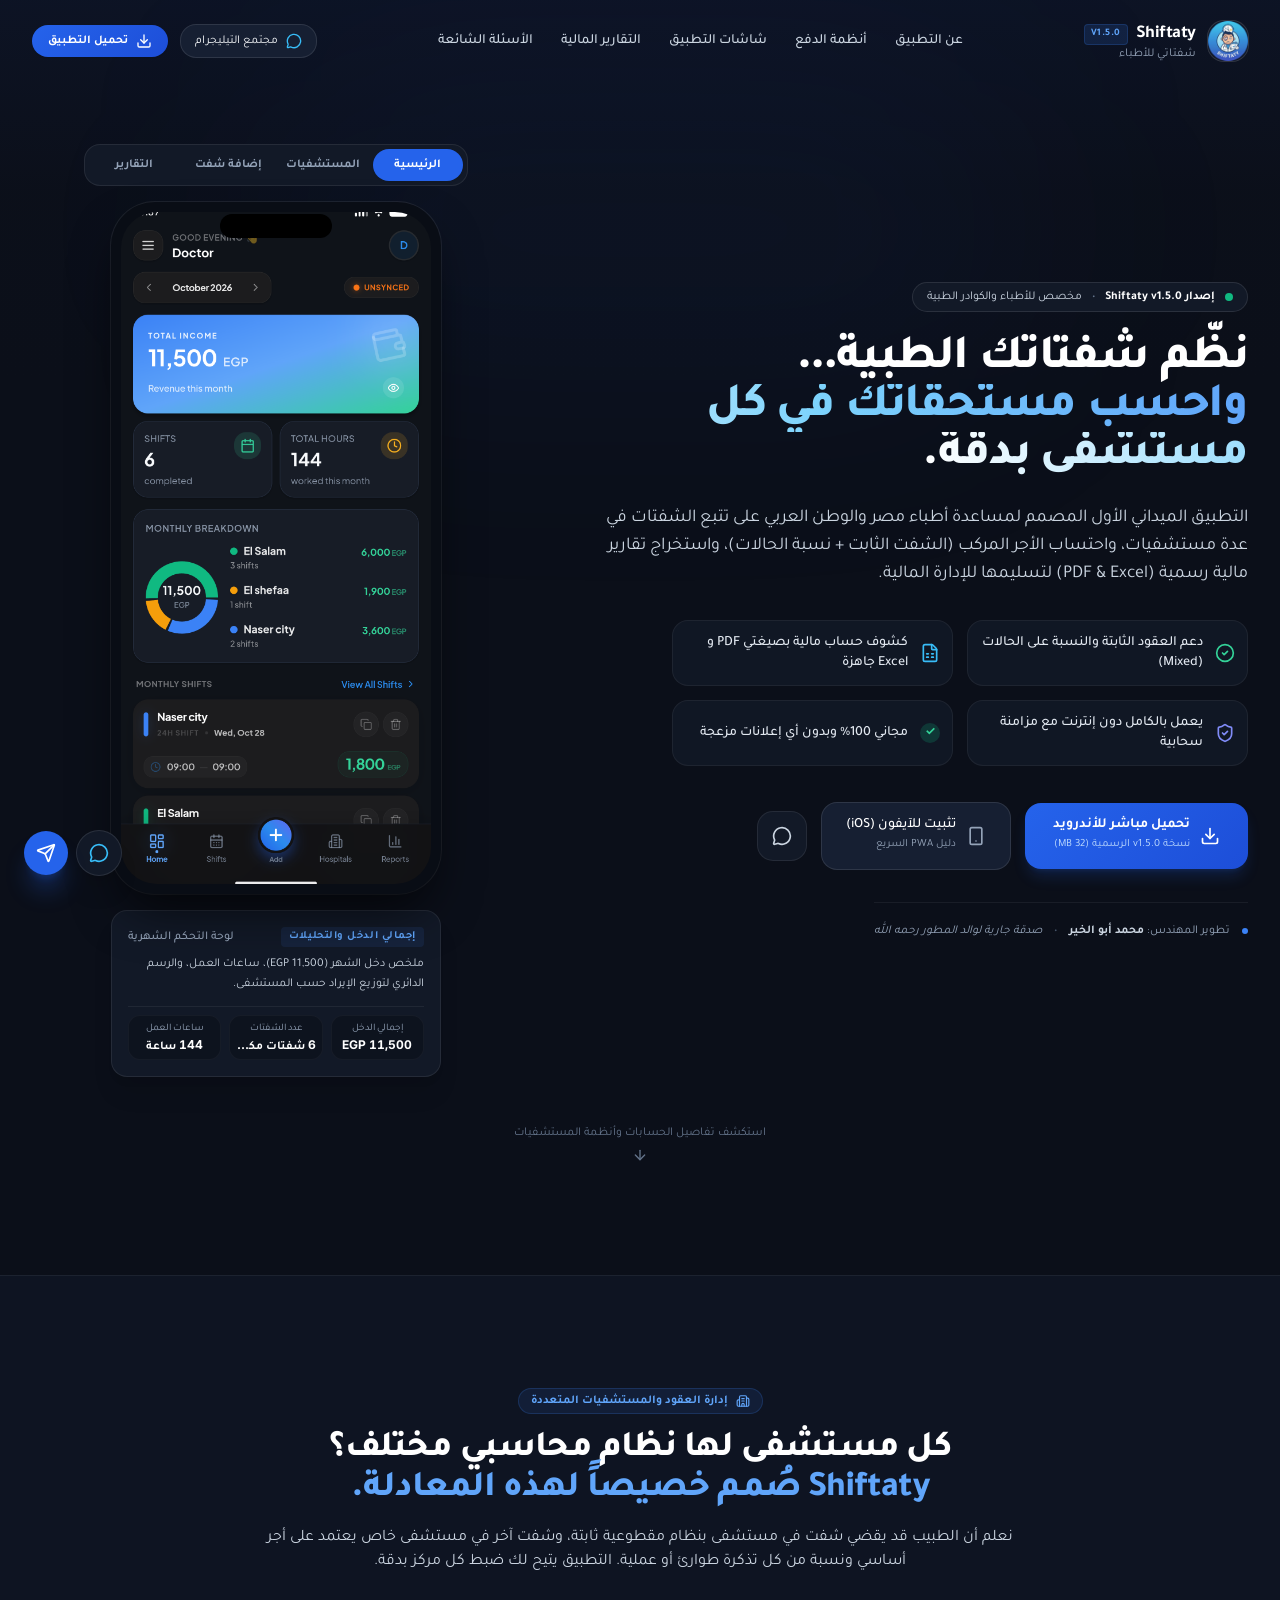
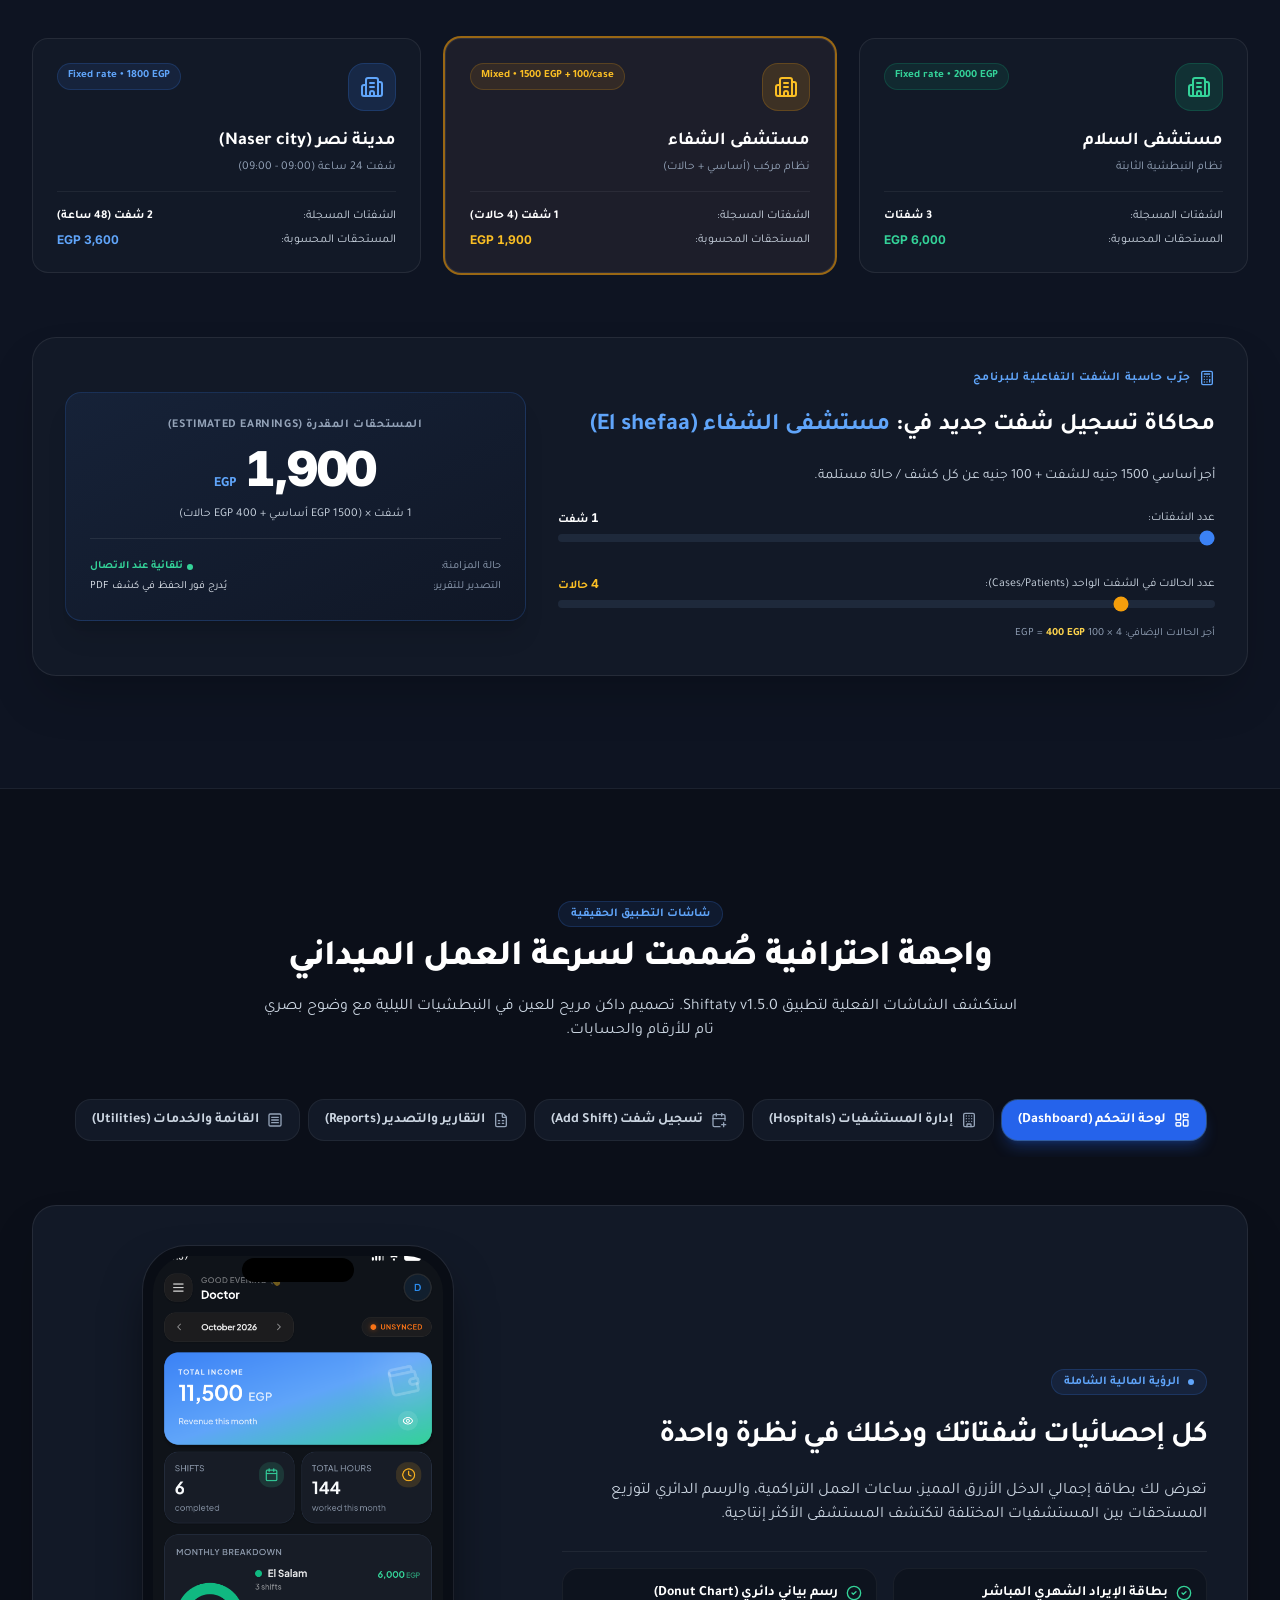
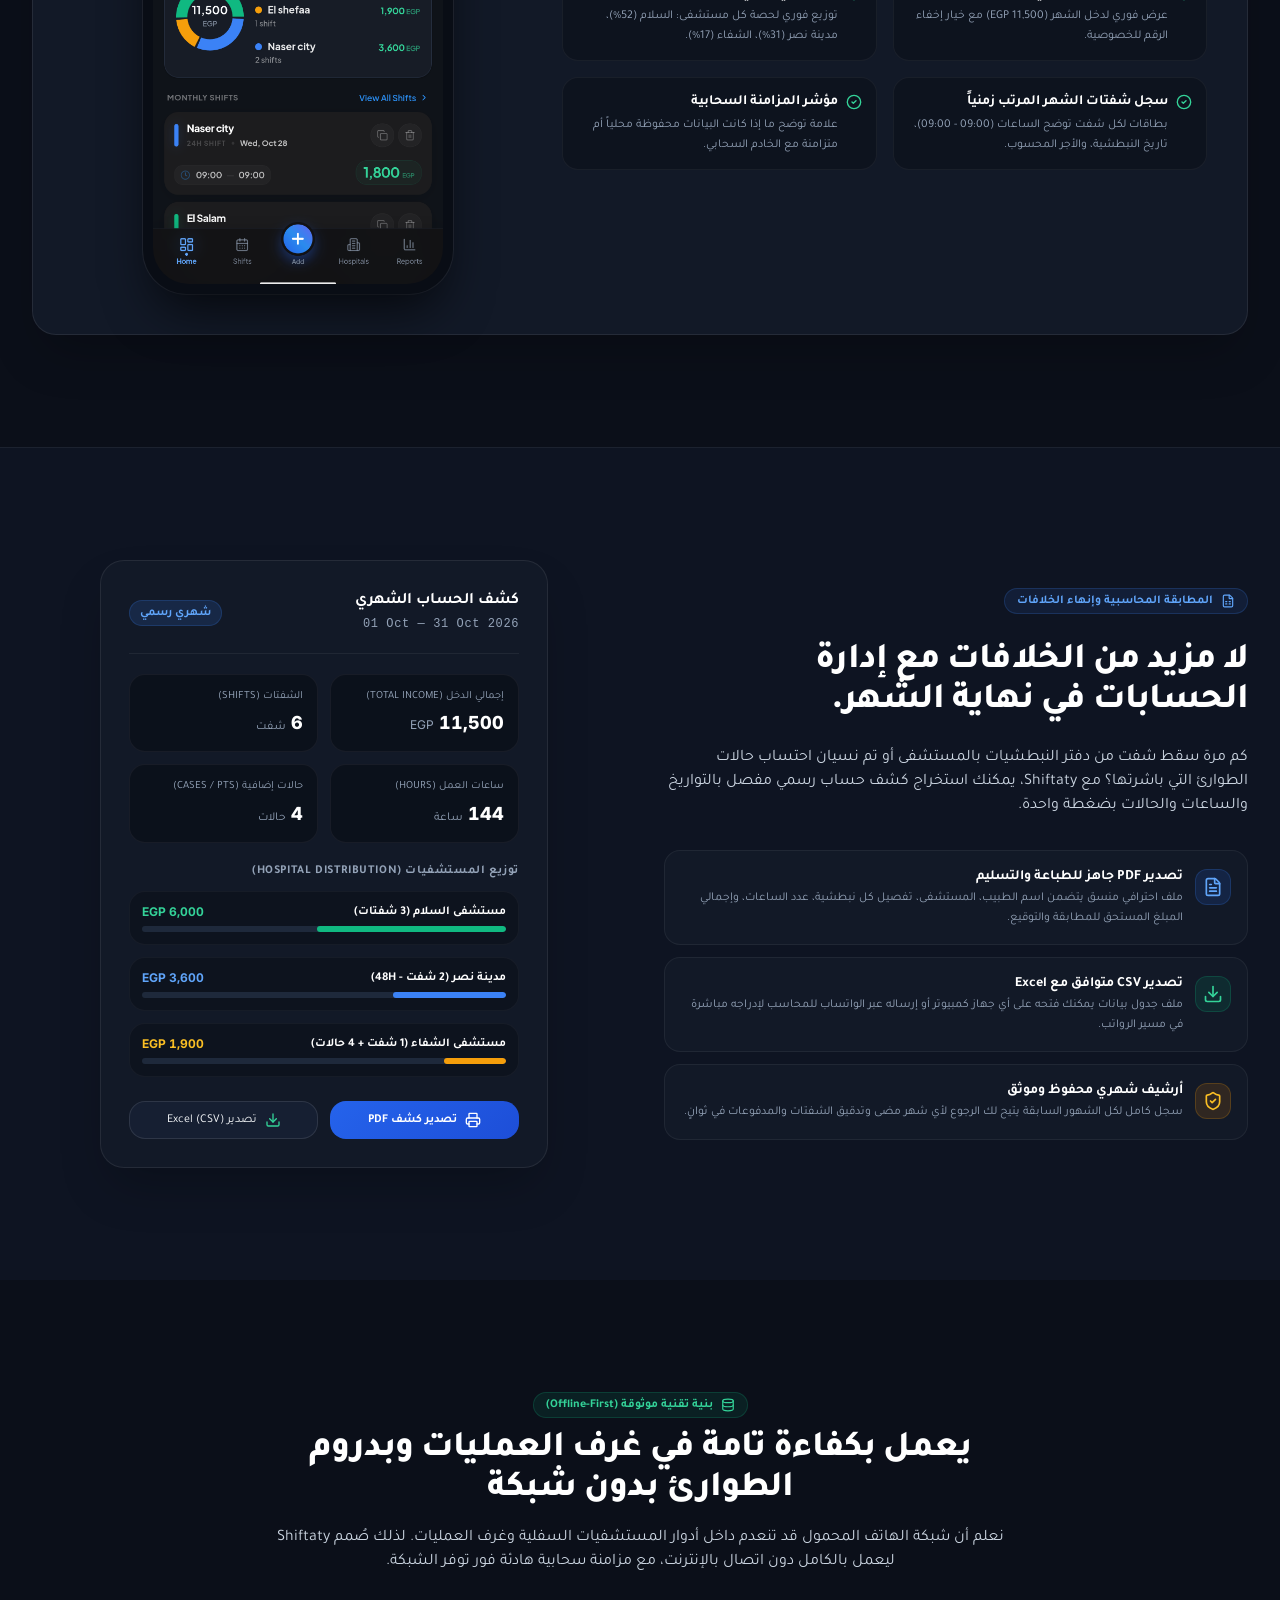
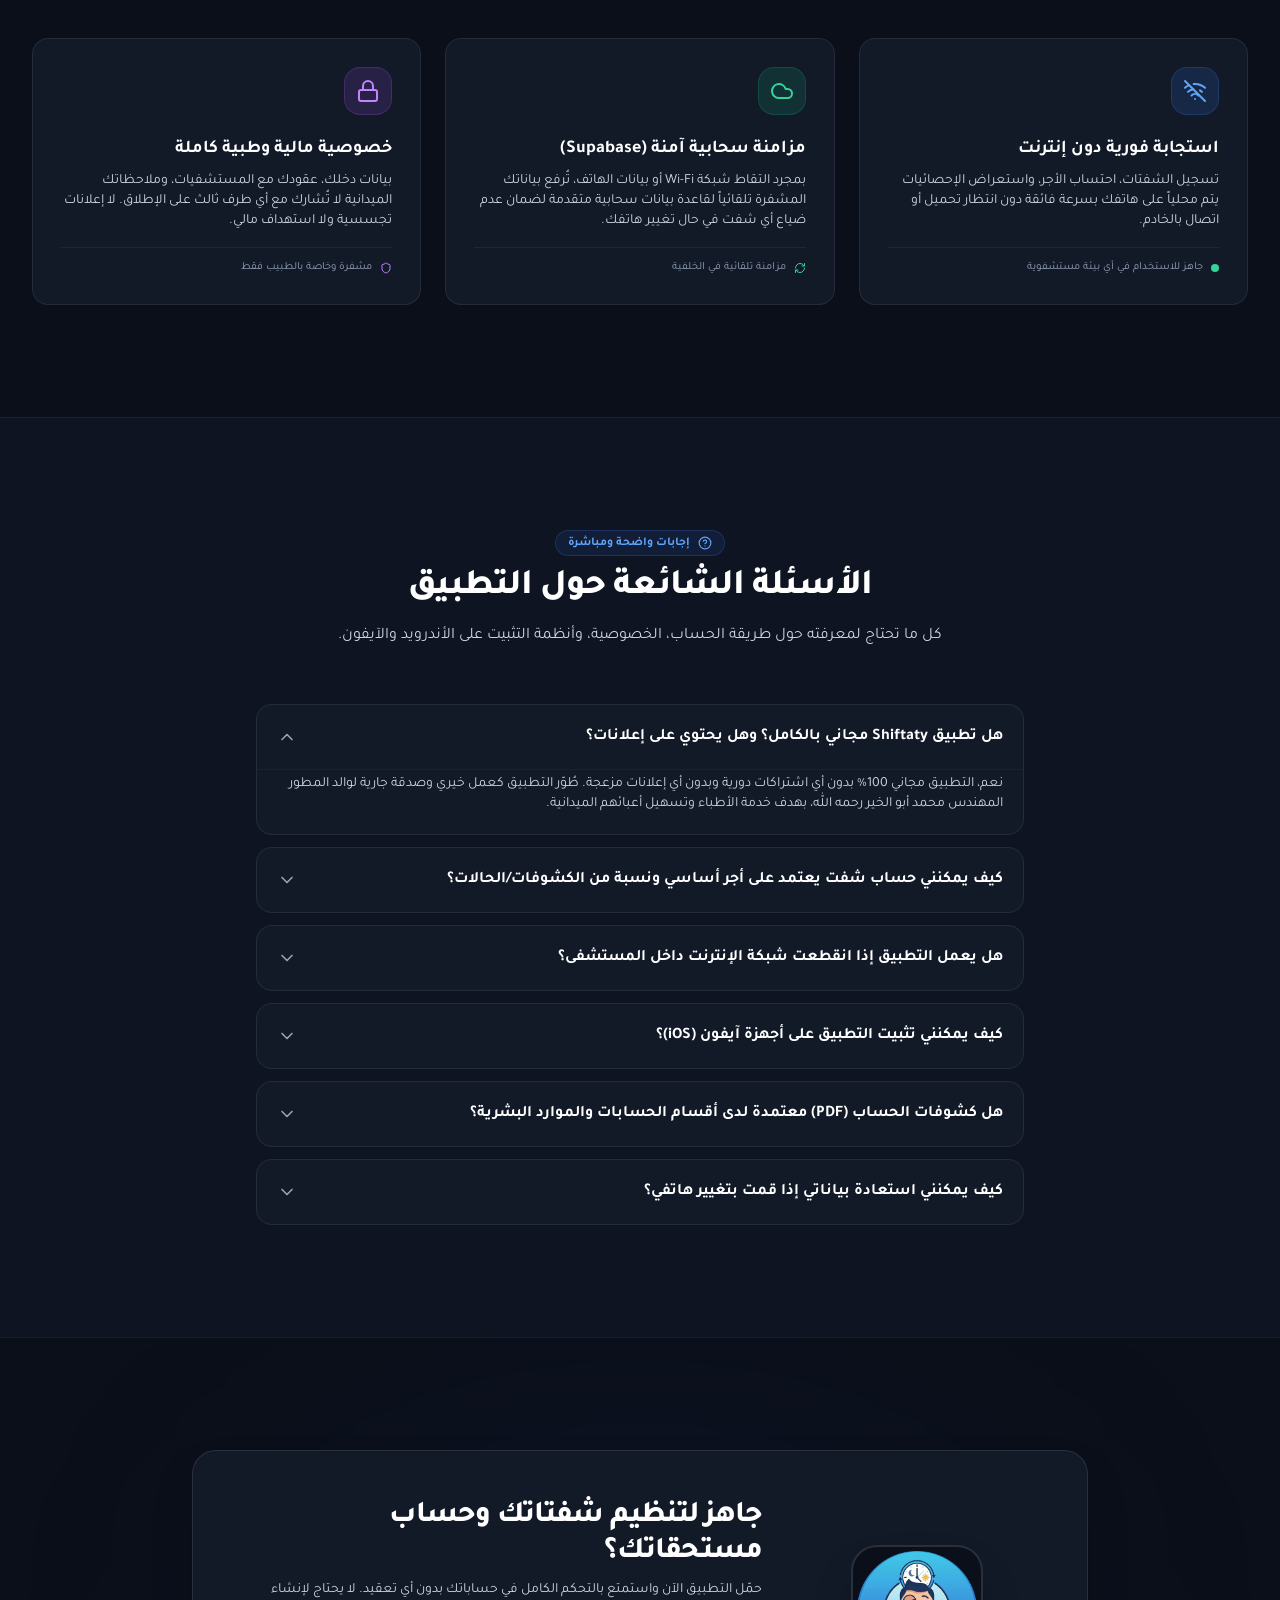
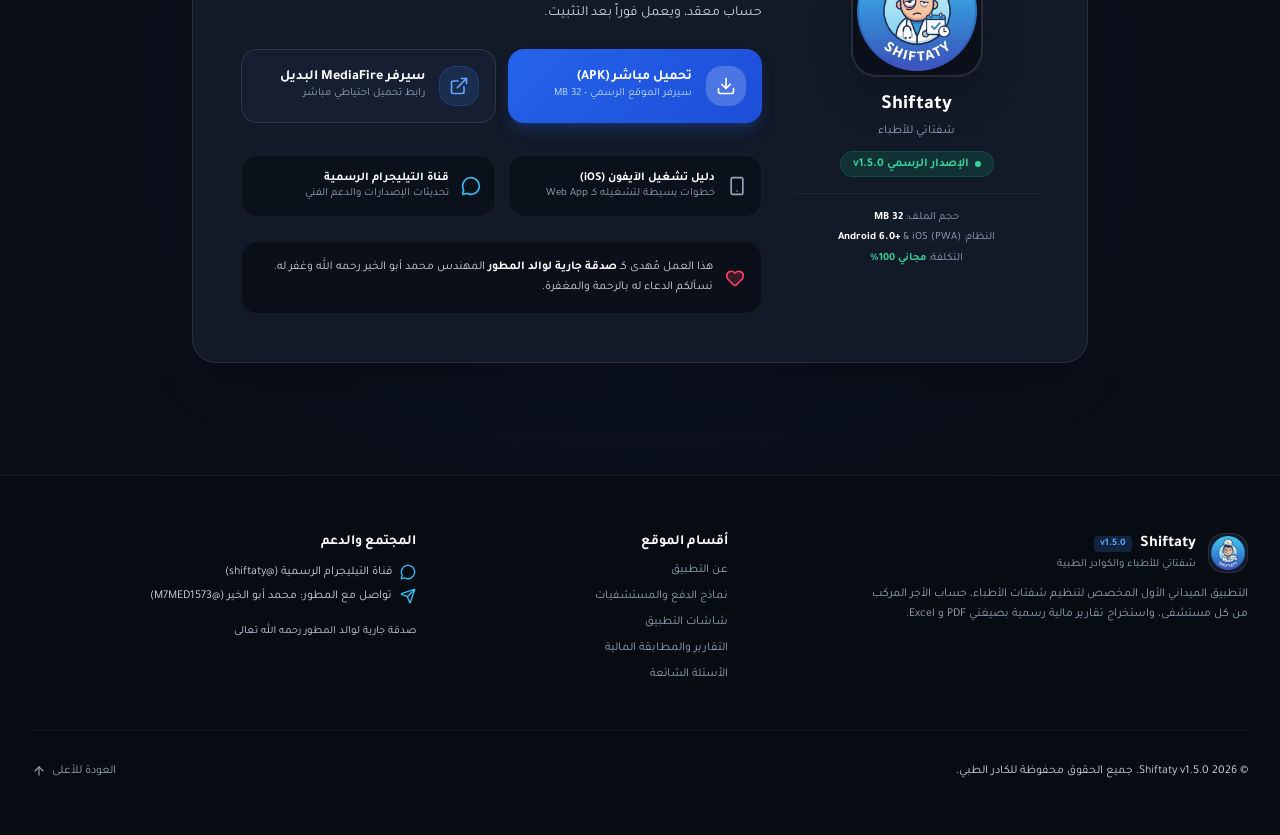
<file: index.html>
<!doctype html>
<html lang="ar" dir="rtl" class="scroll-smooth">

<head>
  <meta charset="UTF-8" />
  <meta name="viewport" content="width=device-width, initial-scale=1.0" />

  <!-- Primary Meta Tags -->
  <title>Shiftaty | شفتاتي - تطبيق تنظيم شفتات الأطباء وحساب المستحقات</title>
  <meta name="title" content="Shiftaty | شفتاتي - تطبيق تنظيم شفتات الأطباء وحساب المستحقات" />
  <meta name="description"
    content="التطبيق المتخصص للأطباء والكوادر الطبية لتسجيل الشفتات، احتساب الدخل المركب لكل مستشفى، واستخراج تقارير مالية رسمية (PDF & Excel). نسخة v1.5.0 متاحة للتحميل الآن." />
  <meta name="keywords" content="شفتاتي, Shiftaty, شفتات الأطباء, حساب نبطشيات, تنظيم شفتات, أطباء مصر, تقارير شفتات, حساب دخل المستشفيات" />
  <meta name="author" content="Mohamed Abo Elkhier" />
  <meta name="theme-color" content="#0B0F19" />

  <!-- Google Fonts -->
  <link rel="preconnect" href="https://fonts.googleapis.com">
  <link rel="preconnect" href="https://fonts.gstatic.com" crossorigin>
  <link href="https://fonts.googleapis.com/css2?family=Inter:wght@400;500;600;700;800&family=Tajawal:wght@400;500;700;800;900&display=swap" rel="stylesheet">

  <!-- Open Graph / WhatsApp / Facebook -->
  <meta property="og:type" content="website" />
  <meta property="og:url" content="https://shiftaty.work.gd/" />
  <meta property="og:title" content="Shiftaty | شفتاتي - تنظيم شفتات الأطباء وحساب الدخل" />
  <meta property="og:description"
    content="سجّل شفتاتك بدقة، احسب دخلك المركب من كل مستشفى، واستخرج تقاريرك المالية بضغطة زر. متاح مجاناً برابط تحميل مباشر v1.5.0." />
  <meta property="og:image" content="./logo.png" />

  <!-- Twitter -->
  <meta property="twitter:card" content="summary_large_image" />
  <meta property="twitter:url" content="https://shiftaty.work.gd/" />
  <meta property="twitter:title" content="Shiftaty | شفتاتي - تنظيم شفتات الأطباء" />
  <meta property="twitter:description"
    content="تطبيق شفتاتي يساعد الأطباء على تنظيم الشفتات وحساب الدخل بدقة مع تقارير PDF جاهزة." />
  <meta property="twitter:image" content="/logo.png" />

  <link rel="icon" type="image/png" href="./logo.png" />
  <script type="module" crossorigin src="./assets/index-gmmVjTjy.js"></script>
  <link rel="stylesheet" crossorigin href="./assets/index-ChbNbZZB.css">
</head>

<body class="bg-[#0B0F19] text-slate-100 font-sans antialiased selection:bg-blue-600/30 selection:text-white">
  <div id="root"></div>
</body>

</html>
</file>
<file: assets/index-ChbNbZZB.css>
@import"https://fonts.googleapis.com/css2?family=Inter:wght@400;500;600;700;800&family=Tajawal:wght@400;500;700;800;900&display=swap";*,:before,:after{--tw-border-spacing-x: 0;--tw-border-spacing-y: 0;--tw-translate-x: 0;--tw-translate-y: 0;--tw-rotate: 0;--tw-skew-x: 0;--tw-skew-y: 0;--tw-scale-x: 1;--tw-scale-y: 1;--tw-pan-x: ;--tw-pan-y: ;--tw-pinch-zoom: ;--tw-scroll-snap-strictness: proximity;--tw-gradient-from-position: ;--tw-gradient-via-position: ;--tw-gradient-to-position: ;--tw-ordinal: ;--tw-slashed-zero: ;--tw-numeric-figure: ;--tw-numeric-spacing: ;--tw-numeric-fraction: ;--tw-ring-inset: ;--tw-ring-offset-width: 0px;--tw-ring-offset-color: #fff;--tw-ring-color: rgb(59 130 246 / .5);--tw-ring-offset-shadow: 0 0 #0000;--tw-ring-shadow: 0 0 #0000;--tw-shadow: 0 0 #0000;--tw-shadow-colored: 0 0 #0000;--tw-blur: ;--tw-brightness: ;--tw-contrast: ;--tw-grayscale: ;--tw-hue-rotate: ;--tw-invert: ;--tw-saturate: ;--tw-sepia: ;--tw-drop-shadow: ;--tw-backdrop-blur: ;--tw-backdrop-brightness: ;--tw-backdrop-contrast: ;--tw-backdrop-grayscale: ;--tw-backdrop-hue-rotate: ;--tw-backdrop-invert: ;--tw-backdrop-opacity: ;--tw-backdrop-saturate: ;--tw-backdrop-sepia: ;--tw-contain-size: ;--tw-contain-layout: ;--tw-contain-paint: ;--tw-contain-style: }::backdrop{--tw-border-spacing-x: 0;--tw-border-spacing-y: 0;--tw-translate-x: 0;--tw-translate-y: 0;--tw-rotate: 0;--tw-skew-x: 0;--tw-skew-y: 0;--tw-scale-x: 1;--tw-scale-y: 1;--tw-pan-x: ;--tw-pan-y: ;--tw-pinch-zoom: ;--tw-scroll-snap-strictness: proximity;--tw-gradient-from-position: ;--tw-gradient-via-position: ;--tw-gradient-to-position: ;--tw-ordinal: ;--tw-slashed-zero: ;--tw-numeric-figure: ;--tw-numeric-spacing: ;--tw-numeric-fraction: ;--tw-ring-inset: ;--tw-ring-offset-width: 0px;--tw-ring-offset-color: #fff;--tw-ring-color: rgb(59 130 246 / .5);--tw-ring-offset-shadow: 0 0 #0000;--tw-ring-shadow: 0 0 #0000;--tw-shadow: 0 0 #0000;--tw-shadow-colored: 0 0 #0000;--tw-blur: ;--tw-brightness: ;--tw-contrast: ;--tw-grayscale: ;--tw-hue-rotate: ;--tw-invert: ;--tw-saturate: ;--tw-sepia: ;--tw-drop-shadow: ;--tw-backdrop-blur: ;--tw-backdrop-brightness: ;--tw-backdrop-contrast: ;--tw-backdrop-grayscale: ;--tw-backdrop-hue-rotate: ;--tw-backdrop-invert: ;--tw-backdrop-opacity: ;--tw-backdrop-saturate: ;--tw-backdrop-sepia: ;--tw-contain-size: ;--tw-contain-layout: ;--tw-contain-paint: ;--tw-contain-style: }*,:before,:after{box-sizing:border-box;border-width:0;border-style:solid;border-color:#e5e7eb}:before,:after{--tw-content: ""}html,:host{line-height:1.5;-webkit-text-size-adjust:100%;-moz-tab-size:4;-o-tab-size:4;tab-size:4;font-family:Tajawal,Noto Sans Arabic,Inter,sans-serif;font-feature-settings:normal;font-variation-settings:normal;-webkit-tap-highlight-color:transparent}body{margin:0;line-height:inherit}hr{height:0;color:inherit;border-top-width:1px}abbr:where([title]){-webkit-text-decoration:underline dotted;text-decoration:underline dotted}h1,h2,h3,h4,h5,h6{font-size:inherit;font-weight:inherit}a{color:inherit;text-decoration:inherit}b,strong{font-weight:bolder}code,kbd,samp,pre{font-family:JetBrains Mono,Menlo,monospace;font-feature-settings:normal;font-variation-settings:normal;font-size:1em}small{font-size:80%}sub,sup{font-size:75%;line-height:0;position:relative;vertical-align:baseline}sub{bottom:-.25em}sup{top:-.5em}table{text-indent:0;border-color:inherit;border-collapse:collapse}button,input,optgroup,select,textarea{font-family:inherit;font-feature-settings:inherit;font-variation-settings:inherit;font-size:100%;font-weight:inherit;line-height:inherit;letter-spacing:inherit;color:inherit;margin:0;padding:0}button,select{text-transform:none}button,input:where([type=button]),input:where([type=reset]),input:where([type=submit]){-webkit-appearance:button;background-color:transparent;background-image:none}:-moz-focusring{outline:auto}:-moz-ui-invalid{box-shadow:none}progress{vertical-align:baseline}::-webkit-inner-spin-button,::-webkit-outer-spin-button{height:auto}[type=search]{-webkit-appearance:textfield;outline-offset:-2px}::-webkit-search-decoration{-webkit-appearance:none}::-webkit-file-upload-button{-webkit-appearance:button;font:inherit}summary{display:list-item}blockquote,dl,dd,h1,h2,h3,h4,h5,h6,hr,figure,p,pre{margin:0}fieldset{margin:0;padding:0}legend{padding:0}ol,ul,menu{list-style:none;margin:0;padding:0}dialog{padding:0}textarea{resize:vertical}input::-moz-placeholder,textarea::-moz-placeholder{opacity:1;color:#9ca3af}input::placeholder,textarea::placeholder{opacity:1;color:#9ca3af}button,[role=button]{cursor:pointer}:disabled{cursor:default}img,svg,video,canvas,audio,iframe,embed,object{display:block;vertical-align:middle}img,video{max-width:100%;height:auto}[hidden]:where(:not([hidden=until-found])){display:none}:root{--background: 222 47% 7%;--foreground: 210 40% 98%;--card: 222 40% 11%;--card-foreground: 210 40% 98%;--popover: 222 40% 11%;--popover-foreground: 210 40% 98%;--primary: 217 91% 60%;--primary-foreground: 0 0% 100%;--secondary: 222 30% 16%;--secondary-foreground: 210 40% 98%;--muted: 222 30% 16%;--muted-foreground: 215 20% 65%;--accent: 160 84% 39%;--accent-foreground: 0 0% 100%;--destructive: 0 84% 60%;--destructive-foreground: 0 0% 100%;--border: 222 25% 18%;--input: 222 25% 18%;--ring: 217 91% 60%;--radius: .75rem}*{border-color:hsl(var(--border))}html{scroll-behavior:smooth;direction:rtl}body{--tw-bg-opacity: 1;background-color:rgb(11 15 25 / var(--tw-bg-opacity, 1));font-family:Tajawal,Noto Sans Arabic,Inter,sans-serif;--tw-text-opacity: 1;color:rgb(241 245 249 / var(--tw-text-opacity, 1));-webkit-font-smoothing:antialiased;-moz-osx-font-smoothing:grayscale;font-family:Tajawal,Noto Sans Arabic,Inter,sans-serif}.phone-frame{position:relative;border-radius:44px;--tw-bg-opacity: 1;background-color:rgb(9 13 21 / var(--tw-bg-opacity, 1));padding:.625rem;--tw-shadow: 0 25px 50px -12px rgb(0 0 0 / .25);--tw-shadow-colored: 0 25px 50px -12px var(--tw-shadow-color);box-shadow:var(--tw-ring-offset-shadow, 0 0 #0000),var(--tw-ring-shadow, 0 0 #0000),var(--tw-shadow);--tw-ring-offset-shadow: var(--tw-ring-inset) 0 0 0 var(--tw-ring-offset-width) var(--tw-ring-offset-color);--tw-ring-shadow: var(--tw-ring-inset) 0 0 0 calc(1px + var(--tw-ring-offset-width)) var(--tw-ring-color);box-shadow:var(--tw-ring-offset-shadow),var(--tw-ring-shadow),var(--tw-shadow, 0 0 #0000);--tw-ring-color: rgb(255 255 255 / .1);box-shadow:0 25px 50px -12px #000000b3,0 0 0 1px #ffffff14}.phone-screen{position:relative;overflow:hidden;border-radius:36px;--tw-bg-opacity: 1;background-color:rgb(11 15 25 / var(--tw-bg-opacity, 1));aspect-ratio:9/19.5}.phone-island{pointer-events:none;position:absolute;top:.75rem;left:50%;z-index:30;height:1.5rem;width:7rem;--tw-translate-x: -50%;transform:translate(var(--tw-translate-x),var(--tw-translate-y)) rotate(var(--tw-rotate)) skew(var(--tw-skew-x)) skewY(var(--tw-skew-y)) scaleX(var(--tw-scale-x)) scaleY(var(--tw-scale-y));border-radius:9999px;--tw-bg-opacity: 1;background-color:rgb(0 0 0 / var(--tw-bg-opacity, 1))}.shift-card{border-radius:1rem;border-width:1px;border-color:#ffffff14;--tw-bg-opacity: 1;background-color:rgb(18 25 39 / var(--tw-bg-opacity, 1));transition-property:all;transition-timing-function:cubic-bezier(.4,0,.2,1);transition-duration:.2s;animation-duration:.2s}.shift-card:hover{border-color:#ffffff24;--tw-bg-opacity: 1;background-color:rgb(21 30 46 / var(--tw-bg-opacity, 1))}.arabic-text{font-family:Tajawal,Noto Sans Arabic,sans-serif}.numeric-text{font-family:Inter,Tajawal,sans-serif;font-feature-settings:"tnum" on,"lnum" on}.section-container{margin-left:auto;margin-right:auto;max-width:80rem;padding-left:1rem;padding-right:1rem}@media(min-width:640px){.section-container{padding-left:1.5rem;padding-right:1.5rem}}@media(min-width:1024px){.section-container{padding-left:2rem;padding-right:2rem}}.sr-only{position:absolute;width:1px;height:1px;padding:0;margin:-1px;overflow:hidden;clip:rect(0,0,0,0);white-space:nowrap;border-width:0}.pointer-events-none{pointer-events:none}.pointer-events-auto{pointer-events:auto}.visible{visibility:visible}.invisible{visibility:hidden}.fixed{position:fixed}.absolute{position:absolute}.relative{position:relative}.inset-0{inset:0}.inset-x-0{left:0;right:0}.inset-y-0{top:0;bottom:0}.-bottom-12{bottom:-3rem}.-bottom-2{bottom:-.5rem}.-bottom-8{bottom:-2rem}.-left-12{left:-3rem}.-left-3{left:-.75rem}.-left-8{left:-2rem}.-right-12{right:-3rem}.-right-2{right:-.5rem}.-right-4{right:-1rem}.-right-8{right:-2rem}.-top-12{top:-3rem}.-top-3{top:-.75rem}.-top-4{top:-1rem}.bottom-0{bottom:0}.bottom-1\/3{bottom:33.333333%}.bottom-6{bottom:1.5rem}.bottom-\[15\%\]{bottom:15%}.bottom-\[20\%\]{bottom:20%}.bottom-\[25\%\]{bottom:25%}.left-0{left:0}.left-1\/2{left:50%}.left-1\/4{left:25%}.left-2{left:.5rem}.left-6{left:1.5rem}.left-\[10\%\]{left:10%}.left-\[20\%\]{left:20%}.left-\[5\%\]{left:5%}.left-\[50\%\]{left:50%}.left-\[60\%\]{left:60%}.left-\[8\%\]{left:8%}.right-0{right:0}.right-1{right:.25rem}.right-1\/4{right:25%}.right-2{right:.5rem}.right-3{right:.75rem}.right-4{right:1rem}.right-6{right:1.5rem}.right-\[10\%\]{right:10%}.right-\[15\%\]{right:15%}.right-\[8\%\]{right:8%}.top-0{top:0}.top-1{top:.25rem}.top-1\.5{top:.375rem}.top-1\/2{top:50%}.top-1\/3{top:33.333333%}.top-1\/4{top:25%}.top-16{top:4rem}.top-2\.5{top:.625rem}.top-20{top:5rem}.top-3{top:.75rem}.top-3\.5{top:.875rem}.top-4{top:1rem}.top-6{top:1.5rem}.top-\[10\%\]{top:10%}.top-\[15\%\]{top:15%}.top-\[1px\]{top:1px}.top-\[20\%\]{top:20%}.top-\[25\%\]{top:25%}.top-\[30\%\]{top:30%}.top-\[50\%\]{top:50%}.top-\[60\%\]{top:60%}.top-full{top:100%}.isolate{isolation:isolate}.-z-10{z-index:-10}.z-10{z-index:10}.z-20{z-index:20}.z-40{z-index:40}.z-50{z-index:50}.z-\[100\]{z-index:100}.z-\[1\]{z-index:1}.order-first{order:-9999}.order-last{order:9999}.col-start-2{grid-column-start:2}.row-span-2{grid-row:span 2 / span 2}.row-start-1{grid-row-start:1}.\!m-0{margin:0!important}.-mx-1{margin-left:-.25rem;margin-right:-.25rem}.-my-2{margin-top:-.5rem;margin-bottom:-.5rem}.mx-2{margin-left:.5rem;margin-right:.5rem}.mx-3\.5{margin-left:.875rem;margin-right:.875rem}.mx-auto{margin-left:auto;margin-right:auto}.my-0{margin-top:0;margin-bottom:0}.my-0\.5{margin-top:.125rem;margin-bottom:.125rem}.my-1{margin-top:.25rem;margin-bottom:.25rem}.my-3{margin-top:.75rem;margin-bottom:.75rem}.-ml-4{margin-left:-1rem}.-mr-16{margin-right:-4rem}.-mt-0\.5{margin-top:-.125rem}.-mt-16{margin-top:-4rem}.-mt-4{margin-top:-1rem}.mb-0\.5{margin-bottom:.125rem}.mb-1{margin-bottom:.25rem}.mb-1\.5{margin-bottom:.375rem}.mb-10{margin-bottom:2.5rem}.mb-12{margin-bottom:3rem}.mb-14{margin-bottom:3.5rem}.mb-16{margin-bottom:4rem}.mb-2{margin-bottom:.5rem}.mb-3{margin-bottom:.75rem}.mb-4{margin-bottom:1rem}.mb-5{margin-bottom:1.25rem}.mb-6{margin-bottom:1.5rem}.mb-8{margin-bottom:2rem}.mb-9{margin-bottom:2.25rem}.ml-1{margin-left:.25rem}.ml-4{margin-left:1rem}.ml-auto{margin-left:auto}.mt-0\.5{margin-top:.125rem}.mt-1{margin-top:.25rem}.mt-1\.5{margin-top:.375rem}.mt-10{margin-top:2.5rem}.mt-12{margin-top:3rem}.mt-16{margin-top:4rem}.mt-2{margin-top:.5rem}.mt-4{margin-top:1rem}.mt-6{margin-top:1.5rem}.mt-8{margin-top:2rem}.mt-auto{margin-top:auto}.line-clamp-1{overflow:hidden;display:-webkit-box;-webkit-box-orient:vertical;-webkit-line-clamp:1}.line-clamp-2{overflow:hidden;display:-webkit-box;-webkit-box-orient:vertical;-webkit-line-clamp:2}.block{display:block}.inline-block{display:inline-block}.flex{display:flex}.inline-flex{display:inline-flex}.table{display:table}.table-caption{display:table-caption}.table-cell{display:table-cell}.table-row{display:table-row}.grid{display:grid}.hidden{display:none}.aspect-square{aspect-ratio:1 / 1}.aspect-video{aspect-ratio:16 / 9}.size-10{width:2.5rem;height:2.5rem}.size-2{width:.5rem;height:.5rem}.size-2\.5{width:.625rem;height:.625rem}.size-3{width:.75rem;height:.75rem}.size-3\.5{width:.875rem;height:.875rem}.size-4{width:1rem;height:1rem}.size-6{width:1.5rem;height:1.5rem}.size-7{width:1.75rem;height:1.75rem}.size-8{width:2rem;height:2rem}.size-9{width:2.25rem;height:2.25rem}.size-auto{width:auto;height:auto}.size-full{width:100%;height:100%}.h-0\.5{height:.125rem}.h-1\.5{height:.375rem}.h-10{height:2.5rem}.h-12{height:3rem}.h-14{height:3.5rem}.h-16{height:4rem}.h-2{height:.5rem}.h-2\.5{height:.625rem}.h-20{height:5rem}.h-24{height:6rem}.h-28{height:7rem}.h-3{height:.75rem}.h-3\.5{height:.875rem}.h-32{height:8rem}.h-4{height:1rem}.h-40{height:10rem}.h-5{height:1.25rem}.h-6{height:1.5rem}.h-7{height:1.75rem}.h-8{height:2rem}.h-9{height:2.25rem}.h-96{height:24rem}.h-\[1\.15rem\]{height:1.15rem}.h-\[300px\]{height:300px}.h-\[350px\]{height:350px}.h-\[calc\(100\%-1px\)\]{height:calc(100% - 1px)}.h-\[var\(--radix-navigation-menu-viewport-height\)\]{height:var(--radix-navigation-menu-viewport-height)}.h-\[var\(--radix-select-trigger-height\)\]{height:var(--radix-select-trigger-height)}.h-auto{height:auto}.h-full{height:100%}.h-px{height:1px}.h-svh{height:100svh}.max-h-\[300px\]{max-height:300px}.max-h-screen{max-height:100vh}.min-h-0{min-height:0px}.min-h-16{min-height:4rem}.min-h-4{min-height:1rem}.min-h-screen{min-height:100vh}.min-h-svh{min-height:100svh}.w-0{width:0px}.w-1{width:.25rem}.w-1\.5{width:.375rem}.w-1\/2{width:50%}.w-10{width:2.5rem}.w-12{width:3rem}.w-14{width:3.5rem}.w-16{width:4rem}.w-2{width:.5rem}.w-2\.5{width:.625rem}.w-20{width:5rem}.w-24{width:6rem}.w-28{width:7rem}.w-3{width:.75rem}.w-3\.5{width:.875rem}.w-3\/4{width:75%}.w-32{width:8rem}.w-4{width:1rem}.w-40{width:10rem}.w-5{width:1.25rem}.w-6{width:1.5rem}.w-64{width:16rem}.w-7{width:1.75rem}.w-72{width:18rem}.w-8{width:2rem}.w-9{width:2.25rem}.w-96{width:24rem}.w-\[100px\]{width:100px}.w-\[260px\]{width:260px}.w-\[280px\]{width:280px}.w-\[300px\]{width:300px}.w-\[700px\]{width:700px}.w-\[80\%\]{width:80%}.w-\[800px\]{width:800px}.w-auto{width:auto}.w-fit{width:-moz-fit-content;width:fit-content}.w-full{width:100%}.w-max{width:-moz-max-content;width:max-content}.w-px{width:1px}.min-w-0{min-width:0px}.min-w-10{min-width:2.5rem}.min-w-5{min-width:1.25rem}.min-w-8{min-width:2rem}.min-w-9{min-width:2.25rem}.min-w-\[12rem\]{min-width:12rem}.min-w-\[8rem\]{min-width:8rem}.min-w-\[var\(--radix-select-trigger-width\)\]{min-width:var(--radix-select-trigger-width)}.max-w-2xl{max-width:42rem}.max-w-3xl{max-width:48rem}.max-w-4xl{max-width:56rem}.max-w-7xl{max-width:80rem}.max-w-\[290px\]{max-width:290px}.max-w-\[310px\]{max-width:310px}.max-w-\[calc\(100\%-2rem\)\]{max-width:calc(100% - 2rem)}.max-w-max{max-width:-moz-max-content;max-width:max-content}.max-w-md{max-width:28rem}.max-w-sm{max-width:24rem}.max-w-xl{max-width:36rem}.flex-1{flex:1 1 0%}.flex-shrink-0,.shrink-0{flex-shrink:0}.grow{flex-grow:1}.grow-0{flex-grow:0}.basis-full{flex-basis:100%}.caption-bottom{caption-side:bottom}.border-collapse{border-collapse:collapse}.-translate-x-1\/2{--tw-translate-x: -50%;transform:translate(var(--tw-translate-x),var(--tw-translate-y)) rotate(var(--tw-rotate)) skew(var(--tw-skew-x)) skewY(var(--tw-skew-y)) scaleX(var(--tw-scale-x)) scaleY(var(--tw-scale-y))}.-translate-x-12{--tw-translate-x: -3rem;transform:translate(var(--tw-translate-x),var(--tw-translate-y)) rotate(var(--tw-rotate)) skew(var(--tw-skew-x)) skewY(var(--tw-skew-y)) scaleX(var(--tw-scale-x)) scaleY(var(--tw-scale-y))}.-translate-x-4{--tw-translate-x: -1rem;transform:translate(var(--tw-translate-x),var(--tw-translate-y)) rotate(var(--tw-rotate)) skew(var(--tw-skew-x)) skewY(var(--tw-skew-y)) scaleX(var(--tw-scale-x)) scaleY(var(--tw-scale-y))}.-translate-x-px{--tw-translate-x: -1px;transform:translate(var(--tw-translate-x),var(--tw-translate-y)) rotate(var(--tw-rotate)) skew(var(--tw-skew-x)) skewY(var(--tw-skew-y)) scaleX(var(--tw-scale-x)) scaleY(var(--tw-scale-y))}.-translate-y-1\/2{--tw-translate-y: -50%;transform:translate(var(--tw-translate-x),var(--tw-translate-y)) rotate(var(--tw-rotate)) skew(var(--tw-skew-x)) skewY(var(--tw-skew-y)) scaleX(var(--tw-scale-x)) scaleY(var(--tw-scale-y))}.-translate-y-4{--tw-translate-y: -1rem;transform:translate(var(--tw-translate-x),var(--tw-translate-y)) rotate(var(--tw-rotate)) skew(var(--tw-skew-x)) skewY(var(--tw-skew-y)) scaleX(var(--tw-scale-x)) scaleY(var(--tw-scale-y))}.translate-x-0{--tw-translate-x: 0px;transform:translate(var(--tw-translate-x),var(--tw-translate-y)) rotate(var(--tw-rotate)) skew(var(--tw-skew-x)) skewY(var(--tw-skew-y)) scaleX(var(--tw-scale-x)) scaleY(var(--tw-scale-y))}.translate-x-12{--tw-translate-x: 3rem;transform:translate(var(--tw-translate-x),var(--tw-translate-y)) rotate(var(--tw-rotate)) skew(var(--tw-skew-x)) skewY(var(--tw-skew-y)) scaleX(var(--tw-scale-x)) scaleY(var(--tw-scale-y))}.translate-x-\[-50\%\]{--tw-translate-x: -50%;transform:translate(var(--tw-translate-x),var(--tw-translate-y)) rotate(var(--tw-rotate)) skew(var(--tw-skew-x)) skewY(var(--tw-skew-y)) scaleX(var(--tw-scale-x)) scaleY(var(--tw-scale-y))}.translate-x-px{--tw-translate-x: 1px;transform:translate(var(--tw-translate-x),var(--tw-translate-y)) rotate(var(--tw-rotate)) skew(var(--tw-skew-x)) skewY(var(--tw-skew-y)) scaleX(var(--tw-scale-x)) scaleY(var(--tw-scale-y))}.translate-y-0{--tw-translate-y: 0px;transform:translate(var(--tw-translate-x),var(--tw-translate-y)) rotate(var(--tw-rotate)) skew(var(--tw-skew-x)) skewY(var(--tw-skew-y)) scaleX(var(--tw-scale-x)) scaleY(var(--tw-scale-y))}.translate-y-0\.5{--tw-translate-y: .125rem;transform:translate(var(--tw-translate-x),var(--tw-translate-y)) rotate(var(--tw-rotate)) skew(var(--tw-skew-x)) skewY(var(--tw-skew-y)) scaleX(var(--tw-scale-x)) scaleY(var(--tw-scale-y))}.translate-y-8{--tw-translate-y: 2rem;transform:translate(var(--tw-translate-x),var(--tw-translate-y)) rotate(var(--tw-rotate)) skew(var(--tw-skew-x)) skewY(var(--tw-skew-y)) scaleX(var(--tw-scale-x)) scaleY(var(--tw-scale-y))}.translate-y-\[-50\%\]{--tw-translate-y: -50%;transform:translate(var(--tw-translate-x),var(--tw-translate-y)) rotate(var(--tw-rotate)) skew(var(--tw-skew-x)) skewY(var(--tw-skew-y)) scaleX(var(--tw-scale-x)) scaleY(var(--tw-scale-y))}.translate-y-\[calc\(-50\%_-_2px\)\]{--tw-translate-y: calc(-50% - 2px) ;transform:translate(var(--tw-translate-x),var(--tw-translate-y)) rotate(var(--tw-rotate)) skew(var(--tw-skew-x)) skewY(var(--tw-skew-y)) scaleX(var(--tw-scale-x)) scaleY(var(--tw-scale-y))}.rotate-180{--tw-rotate: 180deg;transform:translate(var(--tw-translate-x),var(--tw-translate-y)) rotate(var(--tw-rotate)) skew(var(--tw-skew-x)) skewY(var(--tw-skew-y)) scaleX(var(--tw-scale-x)) scaleY(var(--tw-scale-y))}.rotate-45{--tw-rotate: 45deg;transform:translate(var(--tw-translate-x),var(--tw-translate-y)) rotate(var(--tw-rotate)) skew(var(--tw-skew-x)) skewY(var(--tw-skew-y)) scaleX(var(--tw-scale-x)) scaleY(var(--tw-scale-y))}.rotate-90{--tw-rotate: 90deg;transform:translate(var(--tw-translate-x),var(--tw-translate-y)) rotate(var(--tw-rotate)) skew(var(--tw-skew-x)) skewY(var(--tw-skew-y)) scaleX(var(--tw-scale-x)) scaleY(var(--tw-scale-y))}.rotate-\[-8deg\]{--tw-rotate: -8deg;transform:translate(var(--tw-translate-x),var(--tw-translate-y)) rotate(var(--tw-rotate)) skew(var(--tw-skew-x)) skewY(var(--tw-skew-y)) scaleX(var(--tw-scale-x)) scaleY(var(--tw-scale-y))}.rotate-\[6deg\]{--tw-rotate: 6deg;transform:translate(var(--tw-translate-x),var(--tw-translate-y)) rotate(var(--tw-rotate)) skew(var(--tw-skew-x)) skewY(var(--tw-skew-y)) scaleX(var(--tw-scale-x)) scaleY(var(--tw-scale-y))}.scale-110{--tw-scale-x: 1.1;--tw-scale-y: 1.1;transform:translate(var(--tw-translate-x),var(--tw-translate-y)) rotate(var(--tw-rotate)) skew(var(--tw-skew-x)) skewY(var(--tw-skew-y)) scaleX(var(--tw-scale-x)) scaleY(var(--tw-scale-y))}.transform{transform:translate(var(--tw-translate-x),var(--tw-translate-y)) rotate(var(--tw-rotate)) skew(var(--tw-skew-x)) skewY(var(--tw-skew-y)) scaleX(var(--tw-scale-x)) scaleY(var(--tw-scale-y))}@keyframes bounce{0%,to{transform:translateY(-25%);animation-timing-function:cubic-bezier(.8,0,1,1)}50%{transform:none;animation-timing-function:cubic-bezier(0,0,.2,1)}}.animate-bounce{animation:bounce 1s infinite}@keyframes pulse{50%{opacity:.5}}.animate-pulse{animation:pulse 2s cubic-bezier(.4,0,.6,1) infinite}@keyframes spin{to{transform:rotate(360deg)}}.animate-spin{animation:spin 1s linear infinite}.cursor-default{cursor:default}.cursor-pointer{cursor:pointer}.cursor-text{cursor:text}.touch-none{touch-action:none}.select-none{-webkit-user-select:none;-moz-user-select:none;user-select:none}.resize-none{resize:none}.scroll-my-1{scroll-margin-top:.25rem;scroll-margin-bottom:.25rem}.scroll-py-1{scroll-padding-top:.25rem;scroll-padding-bottom:.25rem}.list-disc{list-style-type:disc}.list-none{list-style-type:none}.appearance-none{-webkit-appearance:none;-moz-appearance:none;appearance:none}.auto-rows-min{grid-auto-rows:min-content}.grid-cols-1{grid-template-columns:repeat(1,minmax(0,1fr))}.grid-cols-2{grid-template-columns:repeat(2,minmax(0,1fr))}.grid-cols-3{grid-template-columns:repeat(3,minmax(0,1fr))}.grid-cols-4{grid-template-columns:repeat(4,minmax(0,1fr))}.grid-cols-\[0_1fr\]{grid-template-columns:0 1fr}.grid-rows-\[auto_auto\]{grid-template-rows:auto auto}.flex-row{flex-direction:row}.flex-col{flex-direction:column}.flex-col-reverse{flex-direction:column-reverse}.flex-wrap{flex-wrap:wrap}.place-content-center{place-content:center}.items-start{align-items:flex-start}.items-end{align-items:flex-end}.items-center{align-items:center}.items-baseline{align-items:baseline}.items-stretch{align-items:stretch}.justify-start{justify-content:flex-start}.justify-center{justify-content:center}.justify-between{justify-content:space-between}.justify-items-start{justify-items:start}.gap-0\.5{gap:.125rem}.gap-1{gap:.25rem}.gap-1\.5{gap:.375rem}.gap-10{gap:2.5rem}.gap-12{gap:3rem}.gap-2{gap:.5rem}.gap-2\.5{gap:.625rem}.gap-3{gap:.75rem}.gap-3\.5{gap:.875rem}.gap-4{gap:1rem}.gap-6{gap:1.5rem}.gap-7{gap:1.75rem}.gap-8{gap:2rem}.gap-\[--spacing\(var\(--gap\)\)\]{gap:var(--spacing(var(--gap)))}.gap-y-0\.5{row-gap:.125rem}.space-x-2>:not([hidden])~:not([hidden]){--tw-space-x-reverse: 0;margin-right:calc(.5rem * var(--tw-space-x-reverse));margin-left:calc(.5rem * calc(1 - var(--tw-space-x-reverse)))}.space-y-1>:not([hidden])~:not([hidden]){--tw-space-y-reverse: 0;margin-top:calc(.25rem * calc(1 - var(--tw-space-y-reverse)));margin-bottom:calc(.25rem * var(--tw-space-y-reverse))}.space-y-2>:not([hidden])~:not([hidden]){--tw-space-y-reverse: 0;margin-top:calc(.5rem * calc(1 - var(--tw-space-y-reverse)));margin-bottom:calc(.5rem * var(--tw-space-y-reverse))}.space-y-2\.5>:not([hidden])~:not([hidden]){--tw-space-y-reverse: 0;margin-top:calc(.625rem * calc(1 - var(--tw-space-y-reverse)));margin-bottom:calc(.625rem * var(--tw-space-y-reverse))}.space-y-3>:not([hidden])~:not([hidden]){--tw-space-y-reverse: 0;margin-top:calc(.75rem * calc(1 - var(--tw-space-y-reverse)));margin-bottom:calc(.75rem * var(--tw-space-y-reverse))}.space-y-4>:not([hidden])~:not([hidden]){--tw-space-y-reverse: 0;margin-top:calc(1rem * calc(1 - var(--tw-space-y-reverse)));margin-bottom:calc(1rem * var(--tw-space-y-reverse))}.space-y-6>:not([hidden])~:not([hidden]){--tw-space-y-reverse: 0;margin-top:calc(1.5rem * calc(1 - var(--tw-space-y-reverse)));margin-bottom:calc(1.5rem * var(--tw-space-y-reverse))}.self-start{align-self:flex-start}.self-stretch{align-self:stretch}.justify-self-end{justify-self:end}.overflow-auto{overflow:auto}.overflow-hidden{overflow:hidden}.overflow-x-auto{overflow-x:auto}.overflow-y-auto{overflow-y:auto}.overflow-x-hidden{overflow-x:hidden}.scroll-smooth{scroll-behavior:smooth}.truncate{overflow:hidden;text-overflow:ellipsis;white-space:nowrap}.whitespace-nowrap{white-space:nowrap}.text-balance{text-wrap:balance}.break-words{overflow-wrap:break-word}.rounded{border-radius:.25rem}.rounded-2xl{border-radius:1rem}.rounded-3xl{border-radius:1.5rem}.rounded-\[2\.5rem\]{border-radius:2.5rem}.rounded-\[28px\]{border-radius:28px}.rounded-\[2px\]{border-radius:2px}.rounded-\[32px\]{border-radius:32px}.rounded-\[36px\]{border-radius:36px}.rounded-\[40px\]{border-radius:40px}.rounded-\[4px\]{border-radius:4px}.rounded-\[calc\(var\(--radius\)-5px\)\]{border-radius:calc(var(--radius) - 5px)}.rounded-\[inherit\]{border-radius:inherit}.rounded-full{border-radius:9999px}.rounded-lg{border-radius:var(--radius)}.rounded-md{border-radius:calc(var(--radius) - 2px)}.rounded-none{border-radius:0}.rounded-phone{border-radius:44px}.rounded-sm{border-radius:calc(var(--radius) - 4px)}.rounded-xl{border-radius:calc(var(--radius) + 4px)}.rounded-xs{border-radius:calc(var(--radius) - 6px)}.rounded-b-2xl{border-bottom-right-radius:1rem;border-bottom-left-radius:1rem}.rounded-b-xl{border-bottom-right-radius:calc(var(--radius) + 4px);border-bottom-left-radius:calc(var(--radius) + 4px)}.rounded-l-md{border-top-left-radius:calc(var(--radius) - 2px);border-bottom-left-radius:calc(var(--radius) - 2px)}.rounded-r-md{border-top-right-radius:calc(var(--radius) - 2px);border-bottom-right-radius:calc(var(--radius) - 2px)}.rounded-tl-sm{border-top-left-radius:calc(var(--radius) - 4px)}.border{border-width:1px}.border-0{border-width:0px}.border-2{border-width:2px}.border-\[1\.5px\]{border-width:1.5px}.border-\[3px\]{border-width:3px}.border-y{border-top-width:1px;border-bottom-width:1px}.border-b{border-bottom-width:1px}.border-l{border-left-width:1px}.border-r{border-right-width:1px}.border-t{border-top-width:1px}.border-dashed{border-style:dashed}.border-amber-500\/20{border-color:#f59e0b33}.border-blue-500\/20{border-color:#3b82f633}.border-border{border-color:hsl(var(--border))}.border-border\/50{border-color:hsl(var(--border) / .5)}.border-destructive{--tw-border-opacity: 1;border-color:hsl(var(--destructive) / var(--tw-border-opacity, 1))}.border-emerald-500\/20{border-color:#10b98133}.border-input{border-color:hsl(var(--input))}.border-primary{border-color:hsl(var(--primary))}.border-purple-500\/20{border-color:#a855f733}.border-slate-100{--tw-border-opacity: 1;border-color:rgb(241 245 249 / var(--tw-border-opacity, 1))}.border-slate-200{--tw-border-opacity: 1;border-color:rgb(226 232 240 / var(--tw-border-opacity, 1))}.border-transparent{border-color:transparent}.border-white{--tw-border-opacity: 1;border-color:rgb(255 255 255 / var(--tw-border-opacity, 1))}.border-white\/10{border-color:#ffffff1a}.border-white\/40{border-color:#fff6}.border-white\/5{border-color:#ffffff0d}.border-white\/80{border-color:#fffc}.border-white\/\[0\.04\]{border-color:#ffffff0a}.border-white\/\[0\.05\]{border-color:#ffffff0d}.border-white\/\[0\.06\]{border-color:#ffffff0f}.border-white\/\[0\.08\]{border-color:#ffffff14}.border-white\/\[0\.1\]{border-color:#ffffff1a}.border-l-transparent{border-left-color:transparent}.border-t-transparent{border-top-color:transparent}.bg-\[\#070B12\]{--tw-bg-opacity: 1;background-color:rgb(7 11 18 / var(--tw-bg-opacity, 1))}.bg-\[\#0B0F19\]{--tw-bg-opacity: 1;background-color:rgb(11 15 25 / var(--tw-bg-opacity, 1))}.bg-\[\#0B0F19\]\/60{background-color:#0b0f1999}.bg-\[\#0B0F19\]\/80{background-color:#0b0f19cc}.bg-\[\#0B0F19\]\/90{background-color:#0b0f19e6}.bg-\[\#0B0F19\]\/95{background-color:#0b0f19f2}.bg-\[\#0E1422\]{--tw-bg-opacity: 1;background-color:rgb(14 20 34 / var(--tw-bg-opacity, 1))}.bg-\[\#121927\]{--tw-bg-opacity: 1;background-color:rgb(18 25 39 / var(--tw-bg-opacity, 1))}.bg-\[\#121927\]\/80{background-color:#121927cc}.bg-\[\#131E33\]{--tw-bg-opacity: 1;background-color:rgb(19 30 51 / var(--tw-bg-opacity, 1))}.bg-\[\#15202E\]{--tw-bg-opacity: 1;background-color:rgb(21 32 46 / var(--tw-bg-opacity, 1))}.bg-\[\#1D1E2A\]{--tw-bg-opacity: 1;background-color:rgb(29 30 42 / var(--tw-bg-opacity, 1))}.bg-\[\#F8FAFC\]{--tw-bg-opacity: 1;background-color:rgb(248 250 252 / var(--tw-bg-opacity, 1))}.bg-accent{background-color:hsl(var(--accent))}.bg-amber-400{--tw-bg-opacity: 1;background-color:rgb(251 191 36 / var(--tw-bg-opacity, 1))}.bg-amber-50{--tw-bg-opacity: 1;background-color:rgb(255 251 235 / var(--tw-bg-opacity, 1))}.bg-amber-500{--tw-bg-opacity: 1;background-color:rgb(245 158 11 / var(--tw-bg-opacity, 1))}.bg-amber-500\/10{background-color:#f59e0b1a}.bg-amber-500\/15{background-color:#f59e0b26}.bg-amber-600\/15{background-color:#d9770626}.bg-background{background-color:hsl(var(--background))}.bg-black\/50{background-color:#00000080}.bg-blue-400{--tw-bg-opacity: 1;background-color:rgb(96 165 250 / var(--tw-bg-opacity, 1))}.bg-blue-50{--tw-bg-opacity: 1;background-color:rgb(239 246 255 / var(--tw-bg-opacity, 1))}.bg-blue-500{--tw-bg-opacity: 1;background-color:rgb(59 130 246 / var(--tw-bg-opacity, 1))}.bg-blue-500\/10{background-color:#3b82f61a}.bg-blue-500\/15{background-color:#3b82f626}.bg-blue-500\/20{background-color:#3b82f633}.bg-blue-600{--tw-bg-opacity: 1;background-color:rgb(37 99 235 / var(--tw-bg-opacity, 1))}.bg-blue-600\/10{background-color:#2563eb1a}.bg-blue-600\/15{background-color:#2563eb26}.bg-blue-600\/5{background-color:#2563eb0d}.bg-border{background-color:hsl(var(--border))}.bg-brand-blue{--tw-bg-opacity: 1;background-color:rgb(37 99 235 / var(--tw-bg-opacity, 1))}.bg-brand-blue\/10{background-color:#2563eb1a}.bg-brand-blue\/20{background-color:#2563eb33}.bg-brand-green{--tw-bg-opacity: 1;background-color:rgb(16 185 129 / var(--tw-bg-opacity, 1))}.bg-brand-green\/10{background-color:#10b9811a}.bg-card{background-color:hsl(var(--card))}.bg-cyan-50{--tw-bg-opacity: 1;background-color:rgb(236 254 255 / var(--tw-bg-opacity, 1))}.bg-destructive{--tw-bg-opacity: 1;background-color:hsl(var(--destructive) / var(--tw-bg-opacity, 1))}.bg-emerald-100{--tw-bg-opacity: 1;background-color:rgb(209 250 229 / var(--tw-bg-opacity, 1))}.bg-emerald-400{--tw-bg-opacity: 1;background-color:rgb(52 211 153 / var(--tw-bg-opacity, 1))}.bg-emerald-50{--tw-bg-opacity: 1;background-color:rgb(236 253 245 / var(--tw-bg-opacity, 1))}.bg-emerald-500{--tw-bg-opacity: 1;background-color:rgb(16 185 129 / var(--tw-bg-opacity, 1))}.bg-emerald-500\/10{background-color:#10b9811a}.bg-emerald-500\/15{background-color:#10b98126}.bg-emerald-500\/20{background-color:#10b98133}.bg-emerald-600\/15{background-color:#05966926}.bg-foreground{background-color:hsl(var(--foreground))}.bg-gray-900{--tw-bg-opacity: 1;background-color:rgb(17 24 39 / var(--tw-bg-opacity, 1))}.bg-green-500{--tw-bg-opacity: 1;background-color:rgb(34 197 94 / var(--tw-bg-opacity, 1))}.bg-indigo-100{--tw-bg-opacity: 1;background-color:rgb(224 231 255 / var(--tw-bg-opacity, 1))}.bg-input{background-color:hsl(var(--input))}.bg-muted{background-color:hsl(var(--muted))}.bg-muted\/50{background-color:hsl(var(--muted) / .5)}.bg-navy-900{--tw-bg-opacity: 1;background-color:rgb(11 15 25 / var(--tw-bg-opacity, 1))}.bg-popover{background-color:hsl(var(--popover))}.bg-primary{background-color:hsl(var(--primary))}.bg-primary\/20{background-color:hsl(var(--primary) / .2)}.bg-purple-50{--tw-bg-opacity: 1;background-color:rgb(250 245 255 / var(--tw-bg-opacity, 1))}.bg-purple-500{--tw-bg-opacity: 1;background-color:rgb(168 85 247 / var(--tw-bg-opacity, 1))}.bg-purple-500\/10{background-color:#a855f71a}.bg-purple-500\/15{background-color:#a855f726}.bg-purple-500\/20{background-color:#a855f733}.bg-rose-50{--tw-bg-opacity: 1;background-color:rgb(255 241 242 / var(--tw-bg-opacity, 1))}.bg-rose-500{--tw-bg-opacity: 1;background-color:rgb(244 63 94 / var(--tw-bg-opacity, 1))}.bg-secondary{background-color:hsl(var(--secondary))}.bg-slate-100{--tw-bg-opacity: 1;background-color:rgb(241 245 249 / var(--tw-bg-opacity, 1))}.bg-slate-50{--tw-bg-opacity: 1;background-color:rgb(248 250 252 / var(--tw-bg-opacity, 1))}.bg-slate-800{--tw-bg-opacity: 1;background-color:rgb(30 41 59 / var(--tw-bg-opacity, 1))}.bg-transparent{background-color:transparent}.bg-white{--tw-bg-opacity: 1;background-color:rgb(255 255 255 / var(--tw-bg-opacity, 1))}.bg-white\/10{background-color:#ffffff1a}.bg-white\/20{background-color:#fff3}.bg-opacity-10{--tw-bg-opacity: .1}.bg-gradient-to-b{background-image:linear-gradient(to bottom,var(--tw-gradient-stops))}.bg-gradient-to-br{background-image:linear-gradient(to bottom right,var(--tw-gradient-stops))}.bg-gradient-to-l{background-image:linear-gradient(to left,var(--tw-gradient-stops))}.bg-gradient-to-r{background-image:linear-gradient(to right,var(--tw-gradient-stops))}.from-\[\#162238\]{--tw-gradient-from: #162238 var(--tw-gradient-from-position);--tw-gradient-to: rgb(22 34 56 / 0) var(--tw-gradient-to-position);--tw-gradient-stops: var(--tw-gradient-from), var(--tw-gradient-to)}.from-blue-400{--tw-gradient-from: #60a5fa var(--tw-gradient-from-position);--tw-gradient-to: rgb(96 165 250 / 0) var(--tw-gradient-to-position);--tw-gradient-stops: var(--tw-gradient-from), var(--tw-gradient-to)}.from-blue-50\/50{--tw-gradient-from: rgb(239 246 255 / .5) var(--tw-gradient-from-position);--tw-gradient-to: rgb(239 246 255 / 0) var(--tw-gradient-to-position);--tw-gradient-stops: var(--tw-gradient-from), var(--tw-gradient-to)}.from-blue-500{--tw-gradient-from: #3b82f6 var(--tw-gradient-from-position);--tw-gradient-to: rgb(59 130 246 / 0) var(--tw-gradient-to-position);--tw-gradient-stops: var(--tw-gradient-from), var(--tw-gradient-to)}.from-blue-600{--tw-gradient-from: #2563eb var(--tw-gradient-from-position);--tw-gradient-to: rgb(37 99 235 / 0) var(--tw-gradient-to-position);--tw-gradient-stops: var(--tw-gradient-from), var(--tw-gradient-to)}.from-blue-900\/10{--tw-gradient-from: rgb(30 58 138 / .1) var(--tw-gradient-from-position);--tw-gradient-to: rgb(30 58 138 / 0) var(--tw-gradient-to-position);--tw-gradient-stops: var(--tw-gradient-from), var(--tw-gradient-to)}.from-cyan-500{--tw-gradient-from: #06b6d4 var(--tw-gradient-from-position);--tw-gradient-to: rgb(6 182 212 / 0) var(--tw-gradient-to-position);--tw-gradient-stops: var(--tw-gradient-from), var(--tw-gradient-to)}.from-emerald-500{--tw-gradient-from: #10b981 var(--tw-gradient-from-position);--tw-gradient-to: rgb(16 185 129 / 0) var(--tw-gradient-to-position);--tw-gradient-stops: var(--tw-gradient-from), var(--tw-gradient-to)}.from-indigo-500{--tw-gradient-from: #6366f1 var(--tw-gradient-from-position);--tw-gradient-to: rgb(99 102 241 / 0) var(--tw-gradient-to-position);--tw-gradient-stops: var(--tw-gradient-from), var(--tw-gradient-to)}.from-primary{--tw-gradient-from: hsl(var(--primary)) var(--tw-gradient-from-position);--tw-gradient-to: hsl(var(--primary) / 0) var(--tw-gradient-to-position);--tw-gradient-stops: var(--tw-gradient-from), var(--tw-gradient-to)}.from-purple-50\/50{--tw-gradient-from: rgb(250 245 255 / .5) var(--tw-gradient-from-position);--tw-gradient-to: rgb(250 245 255 / 0) var(--tw-gradient-to-position);--tw-gradient-stops: var(--tw-gradient-from), var(--tw-gradient-to)}.from-purple-500{--tw-gradient-from: #a855f7 var(--tw-gradient-from-position);--tw-gradient-to: rgb(168 85 247 / 0) var(--tw-gradient-to-position);--tw-gradient-stops: var(--tw-gradient-from), var(--tw-gradient-to)}.from-rose-500{--tw-gradient-from: #f43f5e var(--tw-gradient-from-position);--tw-gradient-to: rgb(244 63 94 / 0) var(--tw-gradient-to-position);--tw-gradient-stops: var(--tw-gradient-from), var(--tw-gradient-to)}.via-sky-300{--tw-gradient-to: rgb(125 211 252 / 0) var(--tw-gradient-to-position);--tw-gradient-stops: var(--tw-gradient-from), #7dd3fc var(--tw-gradient-via-position), var(--tw-gradient-to)}.via-slate-900\/5{--tw-gradient-to: rgb(15 23 42 / 0) var(--tw-gradient-to-position);--tw-gradient-stops: var(--tw-gradient-from), rgb(15 23 42 / .05) var(--tw-gradient-via-position), var(--tw-gradient-to)}.to-\[\#101726\]{--tw-gradient-to: #101726 var(--tw-gradient-to-position)}.to-blue-500{--tw-gradient-to: #3b82f6 var(--tw-gradient-to-position)}.to-emerald-400{--tw-gradient-to: #34d399 var(--tw-gradient-to-position)}.to-emerald-600{--tw-gradient-to: #059669 var(--tw-gradient-to-position)}.to-indigo-600{--tw-gradient-to: #4f46e5 var(--tw-gradient-to-position)}.to-primary\/80{--tw-gradient-to: hsl(var(--primary) / .8) var(--tw-gradient-to-position)}.to-purple-600{--tw-gradient-to: #9333ea var(--tw-gradient-to-position)}.to-rose-600{--tw-gradient-to: #e11d48 var(--tw-gradient-to-position)}.to-transparent{--tw-gradient-to: transparent var(--tw-gradient-to-position)}.to-white{--tw-gradient-to: #fff var(--tw-gradient-to-position)}.bg-clip-text{-webkit-background-clip:text;background-clip:text}.fill-current{fill:currentColor}.fill-foreground{fill:hsl(var(--foreground))}.fill-primary{fill:hsl(var(--primary))}.fill-rose-500\/20{fill:#f43f5e33}.fill-yellow-400{fill:#facc15}.object-contain{-o-object-fit:contain;object-fit:contain}.object-cover{-o-object-fit:cover;object-fit:cover}.\!p-2{padding:.5rem!important}.p-0{padding:0}.p-0\.5{padding:.125rem}.p-1{padding:.25rem}.p-1\.5{padding:.375rem}.p-2{padding:.5rem}.p-2\.5{padding:.625rem}.p-3{padding:.75rem}.p-3\.5{padding:.875rem}.p-4{padding:1rem}.p-5{padding:1.25rem}.p-6{padding:1.5rem}.p-8{padding:2rem}.p-\[3px\]{padding:3px}.p-px{padding:1px}.px-1{padding-left:.25rem;padding-right:.25rem}.px-1\.5{padding-left:.375rem;padding-right:.375rem}.px-2{padding-left:.5rem;padding-right:.5rem}.px-2\.5{padding-left:.625rem;padding-right:.625rem}.px-3{padding-left:.75rem;padding-right:.75rem}.px-3\.5{padding-left:.875rem;padding-right:.875rem}.px-4{padding-left:1rem;padding-right:1rem}.px-5{padding-left:1.25rem;padding-right:1.25rem}.px-6{padding-left:1.5rem;padding-right:1.5rem}.px-7{padding-left:1.75rem;padding-right:1.75rem}.py-0\.5{padding-top:.125rem;padding-bottom:.125rem}.py-1{padding-top:.25rem;padding-bottom:.25rem}.py-1\.5{padding-top:.375rem;padding-bottom:.375rem}.py-14{padding-top:3.5rem;padding-bottom:3.5rem}.py-16{padding-top:4rem;padding-bottom:4rem}.py-2{padding-top:.5rem;padding-bottom:.5rem}.py-2\.5{padding-top:.625rem;padding-bottom:.625rem}.py-20{padding-top:5rem;padding-bottom:5rem}.py-3{padding-top:.75rem;padding-bottom:.75rem}.py-3\.5{padding-top:.875rem;padding-bottom:.875rem}.py-4{padding-top:1rem;padding-bottom:1rem}.py-5{padding-top:1.25rem;padding-bottom:1.25rem}.py-6{padding-top:1.5rem;padding-bottom:1.5rem}.pb-12{padding-bottom:3rem}.pb-20{padding-bottom:5rem}.pb-3{padding-bottom:.75rem}.pb-4{padding-bottom:1rem}.pb-5{padding-bottom:1.25rem}.pb-8{padding-bottom:2rem}.pl-2{padding-left:.5rem}.pl-3{padding-left:.75rem}.pl-4{padding-left:1rem}.pl-8{padding-left:2rem}.pr-1{padding-right:.25rem}.pr-2{padding-right:.5rem}.pr-2\.5{padding-right:.625rem}.pr-3{padding-right:.75rem}.pr-6{padding-right:1.5rem}.pr-8{padding-right:2rem}.pt-0{padding-top:0}.pt-1{padding-top:.25rem}.pt-2{padding-top:.5rem}.pt-24{padding-top:6rem}.pt-3{padding-top:.75rem}.pt-32{padding-top:8rem}.pt-4{padding-top:1rem}.pt-5{padding-top:1.25rem}.pt-6{padding-top:1.5rem}.pt-8{padding-top:2rem}.text-left{text-align:left}.text-center{text-align:center}.text-right{text-align:right}.align-middle{vertical-align:middle}.font-mono{font-family:JetBrains Mono,Menlo,monospace}.font-sans{font-family:Tajawal,Noto Sans Arabic,Inter,sans-serif}.text-2xl{font-size:1.5rem;line-height:2rem}.text-3xl{font-size:1.875rem;line-height:2.25rem}.text-4xl{font-size:2.25rem;line-height:2.5rem}.text-\[0\.8rem\]{font-size:.8rem}.text-\[10px\]{font-size:10px}.text-\[11px\]{font-size:11px}.text-\[7px\]{font-size:7px}.text-base{font-size:1rem;line-height:1.5rem}.text-lg{font-size:1.125rem;line-height:1.75rem}.text-sm{font-size:.875rem;line-height:1.25rem}.text-sm\/relaxed{font-size:.875rem;line-height:1.625}.text-xl{font-size:1.25rem;line-height:1.75rem}.text-xs{font-size:.75rem;line-height:1rem}.font-black{font-weight:900}.font-bold{font-weight:700}.font-extrabold{font-weight:800}.font-medium{font-weight:500}.font-normal{font-weight:400}.font-semibold{font-weight:600}.uppercase{text-transform:uppercase}.italic{font-style:italic}.tabular-nums{--tw-numeric-spacing: tabular-nums;font-variant-numeric:var(--tw-ordinal) var(--tw-slashed-zero) var(--tw-numeric-figure) var(--tw-numeric-spacing) var(--tw-numeric-fraction)}.leading-\[1\.25\]{line-height:1.25}.leading-none{line-height:1}.leading-normal{line-height:1.5}.leading-relaxed{line-height:1.625}.leading-snug{line-height:1.375}.leading-tight{line-height:1.25}.tracking-tight{letter-spacing:-.025em}.tracking-wider{letter-spacing:.05em}.tracking-widest{letter-spacing:.1em}.text-accent-foreground{color:hsl(var(--accent-foreground))}.text-amber-300{--tw-text-opacity: 1;color:rgb(252 211 77 / var(--tw-text-opacity, 1))}.text-amber-400{--tw-text-opacity: 1;color:rgb(251 191 36 / var(--tw-text-opacity, 1))}.text-amber-500{--tw-text-opacity: 1;color:rgb(245 158 11 / var(--tw-text-opacity, 1))}.text-background{color:hsl(var(--background))}.text-blue-200{--tw-text-opacity: 1;color:rgb(191 219 254 / var(--tw-text-opacity, 1))}.text-blue-400{--tw-text-opacity: 1;color:rgb(96 165 250 / var(--tw-text-opacity, 1))}.text-blue-500{--tw-text-opacity: 1;color:rgb(59 130 246 / var(--tw-text-opacity, 1))}.text-blue-600,.text-brand-blue{--tw-text-opacity: 1;color:rgb(37 99 235 / var(--tw-text-opacity, 1))}.text-brand-green{--tw-text-opacity: 1;color:rgb(16 185 129 / var(--tw-text-opacity, 1))}.text-card-foreground{color:hsl(var(--card-foreground))}.text-current{color:currentColor}.text-cyan-600{--tw-text-opacity: 1;color:rgb(8 145 178 / var(--tw-text-opacity, 1))}.text-destructive{--tw-text-opacity: 1;color:hsl(var(--destructive) / var(--tw-text-opacity, 1))}.text-destructive-foreground{--tw-text-opacity: 1;color:hsl(var(--destructive-foreground) / var(--tw-text-opacity, 1))}.text-emerald-400{--tw-text-opacity: 1;color:rgb(52 211 153 / var(--tw-text-opacity, 1))}.text-emerald-500{--tw-text-opacity: 1;color:rgb(16 185 129 / var(--tw-text-opacity, 1))}.text-emerald-600{--tw-text-opacity: 1;color:rgb(5 150 105 / var(--tw-text-opacity, 1))}.text-foreground{color:hsl(var(--foreground))}.text-foreground\/50{color:hsl(var(--foreground) / .5)}.text-indigo-400{--tw-text-opacity: 1;color:rgb(129 140 248 / var(--tw-text-opacity, 1))}.text-indigo-600{--tw-text-opacity: 1;color:rgb(79 70 229 / var(--tw-text-opacity, 1))}.text-muted-foreground{color:hsl(var(--muted-foreground))}.text-navy-900{--tw-text-opacity: 1;color:rgb(11 15 25 / var(--tw-text-opacity, 1))}.text-popover-foreground{color:hsl(var(--popover-foreground))}.text-primary{color:hsl(var(--primary))}.text-primary-foreground{color:hsl(var(--primary-foreground))}.text-purple-400{--tw-text-opacity: 1;color:rgb(192 132 252 / var(--tw-text-opacity, 1))}.text-purple-500{--tw-text-opacity: 1;color:rgb(168 85 247 / var(--tw-text-opacity, 1))}.text-purple-600{--tw-text-opacity: 1;color:rgb(147 51 234 / var(--tw-text-opacity, 1))}.text-rose-500{--tw-text-opacity: 1;color:rgb(244 63 94 / var(--tw-text-opacity, 1))}.text-rose-600{--tw-text-opacity: 1;color:rgb(225 29 72 / var(--tw-text-opacity, 1))}.text-secondary-foreground{color:hsl(var(--secondary-foreground))}.text-sky-400{--tw-text-opacity: 1;color:rgb(56 189 248 / var(--tw-text-opacity, 1))}.text-slate-100{--tw-text-opacity: 1;color:rgb(241 245 249 / var(--tw-text-opacity, 1))}.text-slate-200{--tw-text-opacity: 1;color:rgb(226 232 240 / var(--tw-text-opacity, 1))}.text-slate-300{--tw-text-opacity: 1;color:rgb(203 213 225 / var(--tw-text-opacity, 1))}.text-slate-400{--tw-text-opacity: 1;color:rgb(148 163 184 / var(--tw-text-opacity, 1))}.text-slate-500{--tw-text-opacity: 1;color:rgb(100 116 139 / var(--tw-text-opacity, 1))}.text-slate-600{--tw-text-opacity: 1;color:rgb(71 85 105 / var(--tw-text-opacity, 1))}.text-slate-700{--tw-text-opacity: 1;color:rgb(51 65 85 / var(--tw-text-opacity, 1))}.text-slate-900{--tw-text-opacity: 1;color:rgb(15 23 42 / var(--tw-text-opacity, 1))}.text-transparent{color:transparent}.text-white{--tw-text-opacity: 1;color:rgb(255 255 255 / var(--tw-text-opacity, 1))}.text-white\/60{color:#fff9}.text-yellow-400{--tw-text-opacity: 1;color:rgb(250 204 21 / var(--tw-text-opacity, 1))}.text-yellow-500{--tw-text-opacity: 1;color:rgb(234 179 8 / var(--tw-text-opacity, 1))}.underline-offset-4{text-underline-offset:4px}.antialiased{-webkit-font-smoothing:antialiased;-moz-osx-font-smoothing:grayscale}.accent-amber-500{accent-color:#f59e0b}.accent-blue-500{accent-color:#3b82f6}.opacity-0{opacity:0}.opacity-10{opacity:.1}.opacity-100{opacity:1}.opacity-15{opacity:.15}.opacity-20{opacity:.2}.opacity-30{opacity:.3}.opacity-50{opacity:.5}.opacity-60{opacity:.6}.opacity-70{opacity:.7}.opacity-75{opacity:.75}.opacity-80{opacity:.8}.opacity-90{opacity:.9}.shadow{--tw-shadow: 0 1px 3px 0 rgb(0 0 0 / .1), 0 1px 2px -1px rgb(0 0 0 / .1);--tw-shadow-colored: 0 1px 3px 0 var(--tw-shadow-color), 0 1px 2px -1px var(--tw-shadow-color);box-shadow:var(--tw-ring-offset-shadow, 0 0 #0000),var(--tw-ring-shadow, 0 0 #0000),var(--tw-shadow)}.shadow-2xl{--tw-shadow: 0 25px 50px -12px rgb(0 0 0 / .25);--tw-shadow-colored: 0 25px 50px -12px var(--tw-shadow-color);box-shadow:var(--tw-ring-offset-shadow, 0 0 #0000),var(--tw-ring-shadow, 0 0 #0000),var(--tw-shadow)}.shadow-\[0_0_0_1px_hsl\(var\(--sidebar-border\)\)\]{--tw-shadow: 0 0 0 1px hsl(var(--sidebar-border));--tw-shadow-colored: 0 0 0 1px var(--tw-shadow-color);box-shadow:var(--tw-ring-offset-shadow, 0 0 #0000),var(--tw-ring-shadow, 0 0 #0000),var(--tw-shadow)}.shadow-card{--tw-shadow: 0 4px 20px -2px rgba(0, 0, 0, .35);--tw-shadow-colored: 0 4px 20px -2px var(--tw-shadow-color);box-shadow:var(--tw-ring-offset-shadow, 0 0 #0000),var(--tw-ring-shadow, 0 0 #0000),var(--tw-shadow)}.shadow-lg{--tw-shadow: 0 10px 15px -3px rgb(0 0 0 / .1), 0 4px 6px -4px rgb(0 0 0 / .1);--tw-shadow-colored: 0 10px 15px -3px var(--tw-shadow-color), 0 4px 6px -4px var(--tw-shadow-color);box-shadow:var(--tw-ring-offset-shadow, 0 0 #0000),var(--tw-ring-shadow, 0 0 #0000),var(--tw-shadow)}.shadow-md{--tw-shadow: 0 4px 6px -1px rgb(0 0 0 / .1), 0 2px 4px -2px rgb(0 0 0 / .1);--tw-shadow-colored: 0 4px 6px -1px var(--tw-shadow-color), 0 2px 4px -2px var(--tw-shadow-color);box-shadow:var(--tw-ring-offset-shadow, 0 0 #0000),var(--tw-ring-shadow, 0 0 #0000),var(--tw-shadow)}.shadow-none{--tw-shadow: 0 0 #0000;--tw-shadow-colored: 0 0 #0000;box-shadow:var(--tw-ring-offset-shadow, 0 0 #0000),var(--tw-ring-shadow, 0 0 #0000),var(--tw-shadow)}.shadow-sm{--tw-shadow: 0 1px 2px 0 rgb(0 0 0 / .05);--tw-shadow-colored: 0 1px 2px 0 var(--tw-shadow-color);box-shadow:var(--tw-ring-offset-shadow, 0 0 #0000),var(--tw-ring-shadow, 0 0 #0000),var(--tw-shadow)}.shadow-xl{--tw-shadow: 0 20px 25px -5px rgb(0 0 0 / .1), 0 8px 10px -6px rgb(0 0 0 / .1);--tw-shadow-colored: 0 20px 25px -5px var(--tw-shadow-color), 0 8px 10px -6px var(--tw-shadow-color);box-shadow:var(--tw-ring-offset-shadow, 0 0 #0000),var(--tw-ring-shadow, 0 0 #0000),var(--tw-shadow)}.shadow-xs{--tw-shadow: 0 1px 2px 0 rgb(0 0 0 / .05);--tw-shadow-colored: 0 1px 2px 0 var(--tw-shadow-color);box-shadow:var(--tw-ring-offset-shadow, 0 0 #0000),var(--tw-ring-shadow, 0 0 #0000),var(--tw-shadow)}.shadow-black\/30{--tw-shadow-color: rgb(0 0 0 / .3);--tw-shadow: var(--tw-shadow-colored)}.shadow-blue-600\/20{--tw-shadow-color: rgb(37 99 235 / .2);--tw-shadow: var(--tw-shadow-colored)}.shadow-blue-600\/25{--tw-shadow-color: rgb(37 99 235 / .25);--tw-shadow: var(--tw-shadow-colored)}.shadow-blue-600\/30{--tw-shadow-color: rgb(37 99 235 / .3);--tw-shadow: var(--tw-shadow-colored)}.shadow-card{--tw-shadow-color: hsl(var(--card));--tw-shadow: var(--tw-shadow-colored)}.shadow-white\/5{--tw-shadow-color: rgb(255 255 255 / .05);--tw-shadow: var(--tw-shadow-colored)}.outline-none{outline:2px solid transparent;outline-offset:2px}.outline{outline-style:solid}.ring-0{--tw-ring-offset-shadow: var(--tw-ring-inset) 0 0 0 var(--tw-ring-offset-width) var(--tw-ring-offset-color);--tw-ring-shadow: var(--tw-ring-inset) 0 0 0 calc(0px + var(--tw-ring-offset-width)) var(--tw-ring-color);box-shadow:var(--tw-ring-offset-shadow),var(--tw-ring-shadow),var(--tw-shadow, 0 0 #0000)}.ring-1{--tw-ring-offset-shadow: var(--tw-ring-inset) 0 0 0 var(--tw-ring-offset-width) var(--tw-ring-offset-color);--tw-ring-shadow: var(--tw-ring-inset) 0 0 0 calc(1px + var(--tw-ring-offset-width)) var(--tw-ring-color);box-shadow:var(--tw-ring-offset-shadow),var(--tw-ring-shadow),var(--tw-shadow, 0 0 #0000)}.ring-2{--tw-ring-offset-shadow: var(--tw-ring-inset) 0 0 0 var(--tw-ring-offset-width) var(--tw-ring-offset-color);--tw-ring-shadow: var(--tw-ring-inset) 0 0 0 calc(2px + var(--tw-ring-offset-width)) var(--tw-ring-color);box-shadow:var(--tw-ring-offset-shadow),var(--tw-ring-shadow),var(--tw-shadow, 0 0 #0000)}.ring-amber-500\/60{--tw-ring-color: rgb(245 158 11 / .6)}.ring-blue-400\/40{--tw-ring-color: rgb(96 165 250 / .4)}.ring-blue-500\/60{--tw-ring-color: rgb(59 130 246 / .6)}.ring-emerald-500\/60{--tw-ring-color: rgb(16 185 129 / .6)}.ring-ring\/50{--tw-ring-color: hsl(var(--ring) / .5)}.ring-slate-100{--tw-ring-opacity: 1;--tw-ring-color: rgb(241 245 249 / var(--tw-ring-opacity, 1))}.ring-white\/10{--tw-ring-color: rgb(255 255 255 / .1)}.ring-white\/15{--tw-ring-color: rgb(255 255 255 / .15)}.ring-opacity-30{--tw-ring-opacity: .3}.ring-offset-background{--tw-ring-offset-color: hsl(var(--background))}.blur-2xl{--tw-blur: blur(40px);filter:var(--tw-blur) var(--tw-brightness) var(--tw-contrast) var(--tw-grayscale) var(--tw-hue-rotate) var(--tw-invert) var(--tw-saturate) var(--tw-sepia) var(--tw-drop-shadow)}.blur-3xl{--tw-blur: blur(64px);filter:var(--tw-blur) var(--tw-brightness) var(--tw-contrast) var(--tw-grayscale) var(--tw-hue-rotate) var(--tw-invert) var(--tw-saturate) var(--tw-sepia) var(--tw-drop-shadow)}.blur-\[100px\]{--tw-blur: blur(100px);filter:var(--tw-blur) var(--tw-brightness) var(--tw-contrast) var(--tw-grayscale) var(--tw-hue-rotate) var(--tw-invert) var(--tw-saturate) var(--tw-sepia) var(--tw-drop-shadow)}.blur-\[120px\]{--tw-blur: blur(120px);filter:var(--tw-blur) var(--tw-brightness) var(--tw-contrast) var(--tw-grayscale) var(--tw-hue-rotate) var(--tw-invert) var(--tw-saturate) var(--tw-sepia) var(--tw-drop-shadow)}.blur-\[140px\]{--tw-blur: blur(140px);filter:var(--tw-blur) var(--tw-brightness) var(--tw-contrast) var(--tw-grayscale) var(--tw-hue-rotate) var(--tw-invert) var(--tw-saturate) var(--tw-sepia) var(--tw-drop-shadow)}.filter{filter:var(--tw-blur) var(--tw-brightness) var(--tw-contrast) var(--tw-grayscale) var(--tw-hue-rotate) var(--tw-invert) var(--tw-saturate) var(--tw-sepia) var(--tw-drop-shadow)}.backdrop-blur-md{--tw-backdrop-blur: blur(12px);-webkit-backdrop-filter:var(--tw-backdrop-blur) var(--tw-backdrop-brightness) var(--tw-backdrop-contrast) var(--tw-backdrop-grayscale) var(--tw-backdrop-hue-rotate) var(--tw-backdrop-invert) var(--tw-backdrop-opacity) var(--tw-backdrop-saturate) var(--tw-backdrop-sepia);backdrop-filter:var(--tw-backdrop-blur) var(--tw-backdrop-brightness) var(--tw-backdrop-contrast) var(--tw-backdrop-grayscale) var(--tw-backdrop-hue-rotate) var(--tw-backdrop-invert) var(--tw-backdrop-opacity) var(--tw-backdrop-saturate) var(--tw-backdrop-sepia)}.backdrop-blur-sm{--tw-backdrop-blur: blur(4px);-webkit-backdrop-filter:var(--tw-backdrop-blur) var(--tw-backdrop-brightness) var(--tw-backdrop-contrast) var(--tw-backdrop-grayscale) var(--tw-backdrop-hue-rotate) var(--tw-backdrop-invert) var(--tw-backdrop-opacity) var(--tw-backdrop-saturate) var(--tw-backdrop-sepia);backdrop-filter:var(--tw-backdrop-blur) var(--tw-backdrop-brightness) var(--tw-backdrop-contrast) var(--tw-backdrop-grayscale) var(--tw-backdrop-hue-rotate) var(--tw-backdrop-invert) var(--tw-backdrop-opacity) var(--tw-backdrop-saturate) var(--tw-backdrop-sepia)}.backdrop-blur-xl{--tw-backdrop-blur: blur(24px);-webkit-backdrop-filter:var(--tw-backdrop-blur) var(--tw-backdrop-brightness) var(--tw-backdrop-contrast) var(--tw-backdrop-grayscale) var(--tw-backdrop-hue-rotate) var(--tw-backdrop-invert) var(--tw-backdrop-opacity) var(--tw-backdrop-saturate) var(--tw-backdrop-sepia);backdrop-filter:var(--tw-backdrop-blur) var(--tw-backdrop-brightness) var(--tw-backdrop-contrast) var(--tw-backdrop-grayscale) var(--tw-backdrop-hue-rotate) var(--tw-backdrop-invert) var(--tw-backdrop-opacity) var(--tw-backdrop-saturate) var(--tw-backdrop-sepia)}.transition{transition-property:color,background-color,border-color,text-decoration-color,fill,stroke,opacity,box-shadow,transform,filter,backdrop-filter;transition-timing-function:cubic-bezier(.4,0,.2,1);transition-duration:.15s}.transition-\[color\,box-shadow\]{transition-property:color,box-shadow;transition-timing-function:cubic-bezier(.4,0,.2,1);transition-duration:.15s}.transition-\[left\,right\,width\]{transition-property:left,right,width;transition-timing-function:cubic-bezier(.4,0,.2,1);transition-duration:.15s}.transition-\[margin\,opacity\]{transition-property:margin,opacity;transition-timing-function:cubic-bezier(.4,0,.2,1);transition-duration:.15s}.transition-\[width\,height\,padding\]{transition-property:width,height,padding;transition-timing-function:cubic-bezier(.4,0,.2,1);transition-duration:.15s}.transition-\[width\]{transition-property:width;transition-timing-function:cubic-bezier(.4,0,.2,1);transition-duration:.15s}.transition-all{transition-property:all;transition-timing-function:cubic-bezier(.4,0,.2,1);transition-duration:.15s}.transition-colors{transition-property:color,background-color,border-color,text-decoration-color,fill,stroke;transition-timing-function:cubic-bezier(.4,0,.2,1);transition-duration:.15s}.transition-none{transition-property:none}.transition-opacity{transition-property:opacity;transition-timing-function:cubic-bezier(.4,0,.2,1);transition-duration:.15s}.transition-shadow{transition-property:box-shadow;transition-timing-function:cubic-bezier(.4,0,.2,1);transition-duration:.15s}.transition-transform{transition-property:transform;transition-timing-function:cubic-bezier(.4,0,.2,1);transition-duration:.15s}.duration-100{transition-duration:.1s}.duration-1000{transition-duration:1s}.duration-200{transition-duration:.2s}.duration-300{transition-duration:.3s}.duration-500{transition-duration:.5s}.duration-700{transition-duration:.7s}.ease-in-out{transition-timing-function:cubic-bezier(.4,0,.2,1)}.ease-linear{transition-timing-function:linear}@keyframes enter{0%{opacity:var(--tw-enter-opacity, 1);transform:translate3d(var(--tw-enter-translate-x, 0),var(--tw-enter-translate-y, 0),0) scale3d(var(--tw-enter-scale, 1),var(--tw-enter-scale, 1),var(--tw-enter-scale, 1)) rotate(var(--tw-enter-rotate, 0))}}@keyframes exit{to{opacity:var(--tw-exit-opacity, 1);transform:translate3d(var(--tw-exit-translate-x, 0),var(--tw-exit-translate-y, 0),0) scale3d(var(--tw-exit-scale, 1),var(--tw-exit-scale, 1),var(--tw-exit-scale, 1)) rotate(var(--tw-exit-rotate, 0))}}.animate-in{animation-name:enter;animation-duration:.15s;--tw-enter-opacity: initial;--tw-enter-scale: initial;--tw-enter-rotate: initial;--tw-enter-translate-x: initial;--tw-enter-translate-y: initial}.fade-in-0{--tw-enter-opacity: 0}.zoom-in-95{--tw-enter-scale: .95}.duration-100{animation-duration:.1s}.duration-1000{animation-duration:1s}.duration-200{animation-duration:.2s}.duration-300{animation-duration:.3s}.duration-500{animation-duration:.5s}.duration-700{animation-duration:.7s}.ease-in-out{animation-timing-function:cubic-bezier(.4,0,.2,1)}.ease-linear{animation-timing-function:linear}.\[--cell-size\:--spacing\(8\)\]{--cell-size: var(--spacing(8))}.btn-primary{background:linear-gradient(135deg,#2563eb,#1d4ed8);color:#fff;font-weight:600;transition:all .2s cubic-bezier(.16,1,.3,1)}.btn-primary:hover{background:linear-gradient(135deg,#3b82f6,#2563eb);box-shadow:0 8px 24px -4px #2563eb59;transform:translateY(-1px)}.btn-primary:active{transform:translateY(0)}.btn-secondary{background:#161f32;border:1px solid rgba(255,255,255,.1);color:#f8fafc;transition:all .2s cubic-bezier(.16,1,.3,1)}.btn-secondary:hover{background:#1c273e;border-color:#ffffff2e;transform:translateY(-1px)}::-webkit-scrollbar{width:7px;height:7px}::-webkit-scrollbar-track{background:#0b0f19}::-webkit-scrollbar-thumb{background:#1e293b;border-radius:9999px}::-webkit-scrollbar-thumb:hover{background:#334155}.selection\:bg-blue-600\/30 *::-moz-selection{background-color:#2563eb4d}.selection\:bg-blue-600\/30 *::selection{background-color:#2563eb4d}.selection\:bg-primary *::-moz-selection{background-color:hsl(var(--primary))}.selection\:bg-primary *::selection{background-color:hsl(var(--primary))}.selection\:text-primary-foreground *::-moz-selection{color:hsl(var(--primary-foreground))}.selection\:text-primary-foreground *::selection{color:hsl(var(--primary-foreground))}.selection\:text-white *::-moz-selection{--tw-text-opacity: 1;color:rgb(255 255 255 / var(--tw-text-opacity, 1))}.selection\:text-white *::selection{--tw-text-opacity: 1;color:rgb(255 255 255 / var(--tw-text-opacity, 1))}.selection\:bg-blue-600\/30::-moz-selection{background-color:#2563eb4d}.selection\:bg-blue-600\/30::selection{background-color:#2563eb4d}.selection\:bg-primary::-moz-selection{background-color:hsl(var(--primary))}.selection\:bg-primary::selection{background-color:hsl(var(--primary))}.selection\:text-primary-foreground::-moz-selection{color:hsl(var(--primary-foreground))}.selection\:text-primary-foreground::selection{color:hsl(var(--primary-foreground))}.selection\:text-white::-moz-selection{--tw-text-opacity: 1;color:rgb(255 255 255 / var(--tw-text-opacity, 1))}.selection\:text-white::selection{--tw-text-opacity: 1;color:rgb(255 255 255 / var(--tw-text-opacity, 1))}.file\:inline-flex::file-selector-button{display:inline-flex}.file\:h-7::file-selector-button{height:1.75rem}.file\:border-0::file-selector-button{border-width:0px}.file\:bg-transparent::file-selector-button{background-color:transparent}.file\:text-sm::file-selector-button{font-size:.875rem;line-height:1.25rem}.file\:font-medium::file-selector-button{font-weight:500}.file\:text-foreground::file-selector-button{color:hsl(var(--foreground))}.placeholder\:text-muted-foreground::-moz-placeholder{color:hsl(var(--muted-foreground))}.placeholder\:text-muted-foreground::placeholder{color:hsl(var(--muted-foreground))}.after\:absolute:after{content:var(--tw-content);position:absolute}.after\:-inset-2:after{content:var(--tw-content);inset:-.5rem}.after\:inset-y-0:after{content:var(--tw-content);top:0;bottom:0}.after\:left-1\/2:after{content:var(--tw-content);left:50%}.after\:w-1:after{content:var(--tw-content);width:.25rem}.after\:w-\[2px\]:after{content:var(--tw-content);width:2px}.after\:-translate-x-1\/2:after{content:var(--tw-content);--tw-translate-x: -50%;transform:translate(var(--tw-translate-x),var(--tw-translate-y)) rotate(var(--tw-rotate)) skew(var(--tw-skew-x)) skewY(var(--tw-skew-y)) scaleX(var(--tw-scale-x)) scaleY(var(--tw-scale-y))}.first\:rounded-l-md:first-child{border-top-left-radius:calc(var(--radius) - 2px);border-bottom-left-radius:calc(var(--radius) - 2px)}.first\:border-l:first-child{border-left-width:1px}.last\:mt-0:last-child{margin-top:0}.last\:rounded-r-md:last-child{border-top-right-radius:calc(var(--radius) - 2px);border-bottom-right-radius:calc(var(--radius) - 2px)}.last\:border-b-0:last-child{border-bottom-width:0px}.hover\:scale-105:hover{--tw-scale-x: 1.05;--tw-scale-y: 1.05;transform:translate(var(--tw-translate-x),var(--tw-translate-y)) rotate(var(--tw-rotate)) skew(var(--tw-skew-x)) skewY(var(--tw-skew-y)) scaleX(var(--tw-scale-x)) scaleY(var(--tw-scale-y))}.hover\:border-sky-500\/30:hover{border-color:#0ea5e94d}.hover\:border-sky-500\/40:hover{border-color:#0ea5e966}.hover\:border-slate-500:hover{--tw-border-opacity: 1;border-color:rgb(100 116 139 / var(--tw-border-opacity, 1))}.hover\:border-white\/20:hover{border-color:#fff3}.hover\:bg-\[\#162033\]:hover{--tw-bg-opacity: 1;background-color:rgb(22 32 51 / var(--tw-bg-opacity, 1))}.hover\:bg-\[\#1A2337\]:hover{--tw-bg-opacity: 1;background-color:rgb(26 35 55 / var(--tw-bg-opacity, 1))}.hover\:bg-accent:hover{background-color:hsl(var(--accent))}.hover\:bg-blue-500:hover{--tw-bg-opacity: 1;background-color:rgb(59 130 246 / var(--tw-bg-opacity, 1))}.hover\:bg-destructive\/90:hover{background-color:hsl(var(--destructive) / .9)}.hover\:bg-muted:hover{background-color:hsl(var(--muted))}.hover\:bg-muted\/50:hover{background-color:hsl(var(--muted) / .5)}.hover\:bg-primary\/90:hover{background-color:hsl(var(--primary) / .9)}.hover\:bg-purple-600:hover{--tw-bg-opacity: 1;background-color:rgb(147 51 234 / var(--tw-bg-opacity, 1))}.hover\:bg-secondary:hover{background-color:hsl(var(--secondary))}.hover\:bg-secondary\/80:hover{background-color:hsl(var(--secondary) / .8)}.hover\:bg-slate-200:hover{--tw-bg-opacity: 1;background-color:rgb(226 232 240 / var(--tw-bg-opacity, 1))}.hover\:bg-white\/20:hover{background-color:#fff3}.hover\:bg-white\/\[0\.02\]:hover{background-color:#ffffff05}.hover\:bg-white\/\[0\.06\]:hover{background-color:#ffffff0f}.hover\:text-accent-foreground:hover{color:hsl(var(--accent-foreground))}.hover\:text-blue-400:hover{--tw-text-opacity: 1;color:rgb(96 165 250 / var(--tw-text-opacity, 1))}.hover\:text-foreground:hover{color:hsl(var(--foreground))}.hover\:text-muted-foreground:hover{color:hsl(var(--muted-foreground))}.hover\:text-sky-400:hover{--tw-text-opacity: 1;color:rgb(56 189 248 / var(--tw-text-opacity, 1))}.hover\:text-slate-300:hover{--tw-text-opacity: 1;color:rgb(203 213 225 / var(--tw-text-opacity, 1))}.hover\:text-white:hover{--tw-text-opacity: 1;color:rgb(255 255 255 / var(--tw-text-opacity, 1))}.hover\:underline:hover{text-decoration-line:underline}.hover\:opacity-100:hover{opacity:1}.hover\:shadow-\[0_0_0_1px_hsl\(var\(--sidebar-accent\)\)\]:hover{--tw-shadow: 0 0 0 1px hsl(var(--sidebar-accent));--tw-shadow-colored: 0 0 0 1px var(--tw-shadow-color);box-shadow:var(--tw-ring-offset-shadow, 0 0 #0000),var(--tw-ring-shadow, 0 0 #0000),var(--tw-shadow)}.hover\:ring-4:hover{--tw-ring-offset-shadow: var(--tw-ring-inset) 0 0 0 var(--tw-ring-offset-width) var(--tw-ring-offset-color);--tw-ring-shadow: var(--tw-ring-inset) 0 0 0 calc(4px + var(--tw-ring-offset-width)) var(--tw-ring-color);box-shadow:var(--tw-ring-offset-shadow),var(--tw-ring-shadow),var(--tw-shadow, 0 0 #0000)}.focus\:z-10:focus{z-index:10}.focus\:bg-accent:focus{background-color:hsl(var(--accent))}.focus\:text-accent-foreground:focus{color:hsl(var(--accent-foreground))}.focus\:opacity-100:focus{opacity:1}.focus\:outline-none:focus{outline:2px solid transparent;outline-offset:2px}.focus\:ring-1:focus{--tw-ring-offset-shadow: var(--tw-ring-inset) 0 0 0 var(--tw-ring-offset-width) var(--tw-ring-offset-color);--tw-ring-shadow: var(--tw-ring-inset) 0 0 0 calc(1px + var(--tw-ring-offset-width)) var(--tw-ring-color);box-shadow:var(--tw-ring-offset-shadow),var(--tw-ring-shadow),var(--tw-shadow, 0 0 #0000)}.focus\:ring-2:focus{--tw-ring-offset-shadow: var(--tw-ring-inset) 0 0 0 var(--tw-ring-offset-width) var(--tw-ring-offset-color);--tw-ring-shadow: var(--tw-ring-inset) 0 0 0 calc(2px + var(--tw-ring-offset-width)) var(--tw-ring-color);box-shadow:var(--tw-ring-offset-shadow),var(--tw-ring-shadow),var(--tw-shadow, 0 0 #0000)}.focus\:ring-ring:focus{--tw-ring-color: hsl(var(--ring))}.focus\:ring-offset-2:focus{--tw-ring-offset-width: 2px}.focus-visible\:z-10:focus-visible{z-index:10}.focus-visible\:border-ring:focus-visible{border-color:hsl(var(--ring))}.focus-visible\:outline-1:focus-visible{outline-width:1px}.focus-visible\:outline-ring:focus-visible{outline-color:hsl(var(--ring))}.focus-visible\:ring-0:focus-visible{--tw-ring-offset-shadow: var(--tw-ring-inset) 0 0 0 var(--tw-ring-offset-width) var(--tw-ring-offset-color);--tw-ring-shadow: var(--tw-ring-inset) 0 0 0 calc(0px + var(--tw-ring-offset-width)) var(--tw-ring-color);box-shadow:var(--tw-ring-offset-shadow),var(--tw-ring-shadow),var(--tw-shadow, 0 0 #0000)}.focus-visible\:ring-1:focus-visible{--tw-ring-offset-shadow: var(--tw-ring-inset) 0 0 0 var(--tw-ring-offset-width) var(--tw-ring-offset-color);--tw-ring-shadow: var(--tw-ring-inset) 0 0 0 calc(1px + var(--tw-ring-offset-width)) var(--tw-ring-color);box-shadow:var(--tw-ring-offset-shadow),var(--tw-ring-shadow),var(--tw-shadow, 0 0 #0000)}.focus-visible\:ring-2:focus-visible{--tw-ring-offset-shadow: var(--tw-ring-inset) 0 0 0 var(--tw-ring-offset-width) var(--tw-ring-offset-color);--tw-ring-shadow: var(--tw-ring-inset) 0 0 0 calc(2px + var(--tw-ring-offset-width)) var(--tw-ring-color);box-shadow:var(--tw-ring-offset-shadow),var(--tw-ring-shadow),var(--tw-shadow, 0 0 #0000)}.focus-visible\:ring-4:focus-visible{--tw-ring-offset-shadow: var(--tw-ring-inset) 0 0 0 var(--tw-ring-offset-width) var(--tw-ring-offset-color);--tw-ring-shadow: var(--tw-ring-inset) 0 0 0 calc(4px + var(--tw-ring-offset-width)) var(--tw-ring-color);box-shadow:var(--tw-ring-offset-shadow),var(--tw-ring-shadow),var(--tw-shadow, 0 0 #0000)}.focus-visible\:ring-\[3px\]:focus-visible{--tw-ring-offset-shadow: var(--tw-ring-inset) 0 0 0 var(--tw-ring-offset-width) var(--tw-ring-offset-color);--tw-ring-shadow: var(--tw-ring-inset) 0 0 0 calc(3px + var(--tw-ring-offset-width)) var(--tw-ring-color);box-shadow:var(--tw-ring-offset-shadow),var(--tw-ring-shadow),var(--tw-shadow, 0 0 #0000)}.focus-visible\:ring-destructive\/20:focus-visible{--tw-ring-color: hsl(var(--destructive) / .2)}.focus-visible\:ring-ring:focus-visible{--tw-ring-color: hsl(var(--ring))}.focus-visible\:ring-ring\/50:focus-visible{--tw-ring-color: hsl(var(--ring) / .5)}.focus-visible\:ring-offset-1:focus-visible{--tw-ring-offset-width: 1px}.disabled\:pointer-events-none:disabled{pointer-events:none}.disabled\:cursor-not-allowed:disabled{cursor:not-allowed}.disabled\:opacity-50:disabled{opacity:.5}.group\/menu-item:focus-within .group-focus-within\/menu-item\:opacity-100{opacity:1}.group:hover .group-hover\:scale-110{--tw-scale-x: 1.1;--tw-scale-y: 1.1;transform:translate(var(--tw-translate-x),var(--tw-translate-y)) rotate(var(--tw-rotate)) skew(var(--tw-skew-x)) skewY(var(--tw-skew-y)) scaleX(var(--tw-scale-x)) scaleY(var(--tw-scale-y))}.group:hover .group-hover\:text-sky-400{--tw-text-opacity: 1;color:rgb(56 189 248 / var(--tw-text-opacity, 1))}.group\/menu-item:hover .group-hover\/menu-item\:opacity-100,.group:hover .group-hover\:opacity-100{opacity:1}.group:hover .group-hover\:ring-blue-500\/50{--tw-ring-color: rgb(59 130 246 / .5)}.group.destructive .group-\[\.destructive\]\:border-muted\/40{border-color:hsl(var(--muted) / .4)}.group.destructive .group-\[\.destructive\]\:text-red-300{--tw-text-opacity: 1;color:rgb(252 165 165 / var(--tw-text-opacity, 1))}.group.destructive .group-\[\.destructive\]\:hover\:border-destructive\/30:hover{border-color:hsl(var(--destructive) / .3)}.group.destructive .group-\[\.destructive\]\:hover\:bg-destructive:hover{--tw-bg-opacity: 1;background-color:hsl(var(--destructive) / var(--tw-bg-opacity, 1))}.group.destructive .group-\[\.destructive\]\:hover\:text-destructive-foreground:hover{--tw-text-opacity: 1;color:hsl(var(--destructive-foreground) / var(--tw-text-opacity, 1))}.group.destructive .group-\[\.destructive\]\:hover\:text-red-50:hover{--tw-text-opacity: 1;color:rgb(254 242 242 / var(--tw-text-opacity, 1))}.group.destructive .group-\[\.destructive\]\:focus\:ring-destructive:focus{--tw-ring-opacity: 1;--tw-ring-color: hsl(var(--destructive) / var(--tw-ring-opacity, 1))}.group.destructive .group-\[\.destructive\]\:focus\:ring-red-400:focus{--tw-ring-opacity: 1;--tw-ring-color: rgb(248 113 113 / var(--tw-ring-opacity, 1))}.group.destructive .group-\[\.destructive\]\:focus\:ring-offset-red-600:focus{--tw-ring-offset-color: #dc2626}.peer:disabled~.peer-disabled\:cursor-not-allowed{cursor:not-allowed}.peer:disabled~.peer-disabled\:opacity-50{opacity:.5}.has-\[\>button\]\:ml-\[-0\.45rem\]:has(>button){margin-left:-.45rem}.has-\[\>button\]\:mr-\[-0\.45rem\]:has(>button){margin-right:-.45rem}.has-\[\>kbd\]\:ml-\[-0\.35rem\]:has(>kbd){margin-left:-.35rem}.has-\[\>kbd\]\:mr-\[-0\.35rem\]:has(>kbd){margin-right:-.35rem}.has-\[\>\[data-align\=block-end\]\]\:h-auto:has(>[data-align=block-end]){height:auto}.has-\[\>\[data-align\=block-start\]\]\:h-auto:has(>[data-align=block-start]){height:auto}.has-\[\>textarea\]\:h-auto:has(>textarea){height:auto}.has-\[\>\[data-slot\=field\]\]\:w-full:has(>[data-slot=field]){width:100%}.has-\[\>svg\]\:grid-cols-\[calc\(var\(--spacing\)\*4\)_1fr\]:has(>svg){grid-template-columns:calc(var(--spacing) * 4) 1fr}.has-\[\>\[data-align\=block-end\]\]\:flex-col:has(>[data-align=block-end]){flex-direction:column}.has-\[\>\[data-align\=block-start\]\]\:flex-col:has(>[data-align=block-start]){flex-direction:column}.has-\[\>\[data-slot\=field\]\]\:flex-col:has(>[data-slot=field]){flex-direction:column}.has-\[\>\[data-slot\=field-content\]\]\:items-start:has(>[data-slot=field-content]){align-items:flex-start}.has-\[\>\[data-slot\=button-group\]\]\:gap-2:has(>[data-slot=button-group]){gap:.5rem}.has-\[\>\[data-slot\=checkbox-group\]\]\:gap-3:has(>[data-slot=checkbox-group]){gap:.75rem}.has-\[\>\[data-slot\=radio-group\]\]\:gap-3:has(>[data-slot=radio-group]){gap:.75rem}.has-\[\>svg\]\:gap-x-3:has(>svg){-moz-column-gap:.75rem;column-gap:.75rem}.has-\[\>\[data-slot\=field\]\]\:rounded-md:has(>[data-slot=field]){border-radius:calc(var(--radius) - 2px)}.has-\[\>\[data-slot\=field\]\]\:border:has(>[data-slot=field]){border-width:1px}.has-\[\[data-slot\=input-group-control\]\:focus-visible\]\:border-ring:has([data-slot=input-group-control]:focus-visible){border-color:hsl(var(--ring))}.has-\[\[data-slot\]\[aria-invalid\=true\]\]\:border-destructive:has([data-slot][aria-invalid=true]){--tw-border-opacity: 1;border-color:hsl(var(--destructive) / var(--tw-border-opacity, 1))}.has-\[\>svg\]\:p-0:has(>svg){padding:0}.has-\[\>svg\]\:px-2:has(>svg){padding-left:.5rem;padding-right:.5rem}.has-\[\>svg\]\:px-2\.5:has(>svg){padding-left:.625rem;padding-right:.625rem}.has-\[\>svg\]\:px-3:has(>svg){padding-left:.75rem;padding-right:.75rem}.has-\[\>svg\]\:px-4:has(>svg){padding-left:1rem;padding-right:1rem}.has-\[\[data-slot\=input-group-control\]\:focus-visible\]\:ring-\[3px\]:has([data-slot=input-group-control]:focus-visible){--tw-ring-offset-shadow: var(--tw-ring-inset) 0 0 0 var(--tw-ring-offset-width) var(--tw-ring-offset-color);--tw-ring-shadow: var(--tw-ring-inset) 0 0 0 calc(3px + var(--tw-ring-offset-width)) var(--tw-ring-color);box-shadow:var(--tw-ring-offset-shadow),var(--tw-ring-shadow),var(--tw-shadow, 0 0 #0000)}.has-\[\[data-slot\=input-group-control\]\:focus-visible\]\:ring-ring\/50:has([data-slot=input-group-control]:focus-visible){--tw-ring-color: hsl(var(--ring) / .5)}.has-\[\[data-slot\]\[aria-invalid\=true\]\]\:ring-destructive\/20:has([data-slot][aria-invalid=true]){--tw-ring-color: hsl(var(--destructive) / .2)}.group\/item:has([data-slot=item-description]) .group-has-\[\[data-slot\=item-description\]\]\/item\:translate-y-0\.5{--tw-translate-y: .125rem;transform:translate(var(--tw-translate-x),var(--tw-translate-y)) rotate(var(--tw-rotate)) skew(var(--tw-skew-x)) skewY(var(--tw-skew-y)) scaleX(var(--tw-scale-x)) scaleY(var(--tw-scale-y))}.group\/item:has([data-slot=item-description]) .group-has-\[\[data-slot\=item-description\]\]\/item\:self-start{align-self:flex-start}.group\/field:has([data-orientation=horizontal]) .group-has-\[\[data-orientation\=horizontal\]\]\/field\:text-balance{text-wrap:balance}.group\/input-group:has(>input) .group-has-\[\>input\]\/input-group\:pb-2\.5{padding-bottom:.625rem}.group\/input-group:has(>input) .group-has-\[\>input\]\/input-group\:pt-2\.5{padding-top:.625rem}.aria-disabled\:pointer-events-none[aria-disabled=true]{pointer-events:none}.aria-disabled\:opacity-50[aria-disabled=true]{opacity:.5}.aria-selected\:text-muted-foreground[aria-selected=true]{color:hsl(var(--muted-foreground))}.data-\[disabled\=true\]\:pointer-events-none[data-disabled=true],.data-\[disabled\]\:pointer-events-none[data-disabled]{pointer-events:none}.data-\[vaul-drawer-direction\=bottom\]\:inset-x-0[data-vaul-drawer-direction=bottom]{left:0;right:0}.data-\[vaul-drawer-direction\=left\]\:inset-y-0[data-vaul-drawer-direction=left],.data-\[vaul-drawer-direction\=right\]\:inset-y-0[data-vaul-drawer-direction=right]{top:0;bottom:0}.data-\[vaul-drawer-direction\=top\]\:inset-x-0[data-vaul-drawer-direction=top]{left:0;right:0}.data-\[vaul-drawer-direction\=bottom\]\:bottom-0[data-vaul-drawer-direction=bottom]{bottom:0}.data-\[vaul-drawer-direction\=left\]\:left-0[data-vaul-drawer-direction=left]{left:0}.data-\[vaul-drawer-direction\=right\]\:right-0[data-vaul-drawer-direction=right]{right:0}.data-\[vaul-drawer-direction\=top\]\:top-0[data-vaul-drawer-direction=top]{top:0}.data-\[active\=true\]\:z-10[data-active=true]{z-index:10}.data-\[vaul-drawer-direction\=bottom\]\:mt-24[data-vaul-drawer-direction=bottom]{margin-top:6rem}.data-\[vaul-drawer-direction\=top\]\:mb-24[data-vaul-drawer-direction=top]{margin-bottom:6rem}.data-\[orientation\=horizontal\]\:h-1\.5[data-orientation=horizontal]{height:.375rem}.data-\[orientation\=horizontal\]\:h-full[data-orientation=horizontal]{height:100%}.data-\[orientation\=horizontal\]\:h-px[data-orientation=horizontal]{height:1px}.data-\[orientation\=vertical\]\:h-auto[data-orientation=vertical]{height:auto}.data-\[orientation\=vertical\]\:h-full[data-orientation=vertical]{height:100%}.data-\[panel-group-direction\=vertical\]\:h-px[data-panel-group-direction=vertical]{height:1px}.data-\[size\=default\]\:h-9[data-size=default]{height:2.25rem}.data-\[size\=sm\]\:h-8[data-size=sm]{height:2rem}.data-\[vaul-drawer-direction\=bottom\]\:max-h-\[80vh\][data-vaul-drawer-direction=bottom],.data-\[vaul-drawer-direction\=top\]\:max-h-\[80vh\][data-vaul-drawer-direction=top]{max-height:80vh}.data-\[orientation\=vertical\]\:min-h-44[data-orientation=vertical]{min-height:11rem}.data-\[orientation\=horizontal\]\:w-full[data-orientation=horizontal]{width:100%}.data-\[orientation\=vertical\]\:w-1\.5[data-orientation=vertical]{width:.375rem}.data-\[orientation\=vertical\]\:w-auto[data-orientation=vertical]{width:auto}.data-\[orientation\=vertical\]\:w-full[data-orientation=vertical]{width:100%}.data-\[orientation\=vertical\]\:w-px[data-orientation=vertical]{width:1px}.data-\[panel-group-direction\=vertical\]\:w-full[data-panel-group-direction=vertical]{width:100%}.data-\[vaul-drawer-direction\=left\]\:w-3\/4[data-vaul-drawer-direction=left],.data-\[vaul-drawer-direction\=right\]\:w-3\/4[data-vaul-drawer-direction=right]{width:75%}.data-\[side\=bottom\]\:translate-y-1[data-side=bottom]{--tw-translate-y: .25rem;transform:translate(var(--tw-translate-x),var(--tw-translate-y)) rotate(var(--tw-rotate)) skew(var(--tw-skew-x)) skewY(var(--tw-skew-y)) scaleX(var(--tw-scale-x)) scaleY(var(--tw-scale-y))}.data-\[side\=left\]\:-translate-x-1[data-side=left]{--tw-translate-x: -.25rem;transform:translate(var(--tw-translate-x),var(--tw-translate-y)) rotate(var(--tw-rotate)) skew(var(--tw-skew-x)) skewY(var(--tw-skew-y)) scaleX(var(--tw-scale-x)) scaleY(var(--tw-scale-y))}.data-\[side\=right\]\:translate-x-1[data-side=right]{--tw-translate-x: .25rem;transform:translate(var(--tw-translate-x),var(--tw-translate-y)) rotate(var(--tw-rotate)) skew(var(--tw-skew-x)) skewY(var(--tw-skew-y)) scaleX(var(--tw-scale-x)) scaleY(var(--tw-scale-y))}.data-\[side\=top\]\:-translate-y-1[data-side=top]{--tw-translate-y: -.25rem;transform:translate(var(--tw-translate-x),var(--tw-translate-y)) rotate(var(--tw-rotate)) skew(var(--tw-skew-x)) skewY(var(--tw-skew-y)) scaleX(var(--tw-scale-x)) scaleY(var(--tw-scale-y))}.data-\[state\=checked\]\:translate-x-\[calc\(100\%-2px\)\][data-state=checked]{--tw-translate-x: calc(100% - 2px) ;transform:translate(var(--tw-translate-x),var(--tw-translate-y)) rotate(var(--tw-rotate)) skew(var(--tw-skew-x)) skewY(var(--tw-skew-y)) scaleX(var(--tw-scale-x)) scaleY(var(--tw-scale-y))}.data-\[state\=unchecked\]\:translate-x-0[data-state=unchecked],.data-\[swipe\=cancel\]\:translate-x-0[data-swipe=cancel]{--tw-translate-x: 0px;transform:translate(var(--tw-translate-x),var(--tw-translate-y)) rotate(var(--tw-rotate)) skew(var(--tw-skew-x)) skewY(var(--tw-skew-y)) scaleX(var(--tw-scale-x)) scaleY(var(--tw-scale-y))}.data-\[swipe\=end\]\:translate-x-\[var\(--radix-toast-swipe-end-x\)\][data-swipe=end]{--tw-translate-x: var(--radix-toast-swipe-end-x);transform:translate(var(--tw-translate-x),var(--tw-translate-y)) rotate(var(--tw-rotate)) skew(var(--tw-skew-x)) skewY(var(--tw-skew-y)) scaleX(var(--tw-scale-x)) scaleY(var(--tw-scale-y))}.data-\[swipe\=move\]\:translate-x-\[var\(--radix-toast-swipe-move-x\)\][data-swipe=move]{--tw-translate-x: var(--radix-toast-swipe-move-x);transform:translate(var(--tw-translate-x),var(--tw-translate-y)) rotate(var(--tw-rotate)) skew(var(--tw-skew-x)) skewY(var(--tw-skew-y)) scaleX(var(--tw-scale-x)) scaleY(var(--tw-scale-y))}.data-\[orientation\=vertical\]\:flex-col[data-orientation=vertical],.data-\[panel-group-direction\=vertical\]\:flex-col[data-panel-group-direction=vertical]{flex-direction:column}.data-\[slot\=checkbox-group\]\:gap-3[data-slot=checkbox-group]{gap:.75rem}.data-\[range-end\=true\]\:rounded-md[data-range-end=true]{border-radius:calc(var(--radius) - 2px)}.data-\[range-middle\=true\]\:rounded-none[data-range-middle=true]{border-radius:0}.data-\[range-start\=true\]\:rounded-md[data-range-start=true]{border-radius:calc(var(--radius) - 2px)}.data-\[selected\=true\]\:rounded-none[data-selected=true],.data-\[spacing\=0\]\:rounded-none[data-spacing="0"]{border-radius:0}.data-\[range-end\=true\]\:rounded-r-md[data-range-end=true]{border-top-right-radius:calc(var(--radius) - 2px);border-bottom-right-radius:calc(var(--radius) - 2px)}.data-\[range-start\=true\]\:rounded-l-md[data-range-start=true]{border-top-left-radius:calc(var(--radius) - 2px);border-bottom-left-radius:calc(var(--radius) - 2px)}.data-\[vaul-drawer-direction\=bottom\]\:rounded-t-lg[data-vaul-drawer-direction=bottom]{border-top-left-radius:var(--radius);border-top-right-radius:var(--radius)}.data-\[vaul-drawer-direction\=top\]\:rounded-b-lg[data-vaul-drawer-direction=top]{border-bottom-right-radius:var(--radius);border-bottom-left-radius:var(--radius)}.data-\[spacing\=0\]\:data-\[variant\=outline\]\:border-l-0[data-variant=outline][data-spacing="0"]{border-left-width:0px}.data-\[vaul-drawer-direction\=bottom\]\:border-t[data-vaul-drawer-direction=bottom]{border-top-width:1px}.data-\[vaul-drawer-direction\=left\]\:border-r[data-vaul-drawer-direction=left]{border-right-width:1px}.data-\[vaul-drawer-direction\=right\]\:border-l[data-vaul-drawer-direction=right]{border-left-width:1px}.data-\[vaul-drawer-direction\=top\]\:border-b[data-vaul-drawer-direction=top]{border-bottom-width:1px}.data-\[active\=true\]\:border-ring[data-active=true]{border-color:hsl(var(--ring))}.data-\[state\=checked\]\:border-primary[data-state=checked]{border-color:hsl(var(--primary))}.data-\[active\=true\]\:bg-accent\/50[data-active=true]{background-color:hsl(var(--accent) / .5)}.data-\[range-end\=true\]\:bg-primary[data-range-end=true]{background-color:hsl(var(--primary))}.data-\[range-middle\=true\]\:bg-accent[data-range-middle=true]{background-color:hsl(var(--accent))}.data-\[range-start\=true\]\:bg-primary[data-range-start=true],.data-\[selected-single\=true\]\:bg-primary[data-selected-single=true]{background-color:hsl(var(--primary))}.data-\[selected\=true\]\:bg-accent[data-selected=true]{background-color:hsl(var(--accent))}.data-\[state\=active\]\:bg-background[data-state=active]{background-color:hsl(var(--background))}.data-\[state\=checked\]\:bg-primary[data-state=checked]{background-color:hsl(var(--primary))}.data-\[state\=on\]\:bg-accent[data-state=on],.data-\[state\=open\]\:bg-accent[data-state=open]{background-color:hsl(var(--accent))}.data-\[state\=open\]\:bg-accent\/50[data-state=open]{background-color:hsl(var(--accent) / .5)}.data-\[state\=open\]\:bg-secondary[data-state=open]{background-color:hsl(var(--secondary))}.data-\[state\=selected\]\:bg-muted[data-state=selected]{background-color:hsl(var(--muted))}.data-\[state\=unchecked\]\:bg-input[data-state=unchecked]{background-color:hsl(var(--input))}.data-\[inset\]\:pl-8[data-inset]{padding-left:2rem}.data-\[variant\=label\]\:text-sm[data-variant=label]{font-size:.875rem;line-height:1.25rem}.data-\[variant\=legend\]\:text-base[data-variant=legend]{font-size:1rem;line-height:1.5rem}.data-\[active\=true\]\:font-medium[data-active=true]{font-weight:500}.data-\[active\=true\]\:text-accent-foreground[data-active=true]{color:hsl(var(--accent-foreground))}.data-\[error\=true\]\:text-destructive[data-error=true],.data-\[invalid\=true\]\:text-destructive[data-invalid=true]{--tw-text-opacity: 1;color:hsl(var(--destructive) / var(--tw-text-opacity, 1))}.data-\[placeholder\]\:text-muted-foreground[data-placeholder]{color:hsl(var(--muted-foreground))}.data-\[range-end\=true\]\:text-primary-foreground[data-range-end=true]{color:hsl(var(--primary-foreground))}.data-\[range-middle\=true\]\:text-accent-foreground[data-range-middle=true]{color:hsl(var(--accent-foreground))}.data-\[range-start\=true\]\:text-primary-foreground[data-range-start=true],.data-\[selected-single\=true\]\:text-primary-foreground[data-selected-single=true]{color:hsl(var(--primary-foreground))}.data-\[selected\=true\]\:text-accent-foreground[data-selected=true]{color:hsl(var(--accent-foreground))}.data-\[state\=checked\]\:text-primary-foreground[data-state=checked]{color:hsl(var(--primary-foreground))}.data-\[state\=on\]\:text-accent-foreground[data-state=on],.data-\[state\=open\]\:text-accent-foreground[data-state=open]{color:hsl(var(--accent-foreground))}.data-\[state\=open\]\:text-muted-foreground[data-state=open]{color:hsl(var(--muted-foreground))}.data-\[variant\=destructive\]\:text-destructive[data-variant=destructive]{--tw-text-opacity: 1;color:hsl(var(--destructive) / var(--tw-text-opacity, 1))}.data-\[disabled\=true\]\:opacity-50[data-disabled=true],.data-\[disabled\]\:opacity-50[data-disabled]{opacity:.5}.data-\[state\=open\]\:opacity-100[data-state=open]{opacity:1}.data-\[spacing\=0\]\:shadow-none[data-spacing="0"]{--tw-shadow: 0 0 #0000;--tw-shadow-colored: 0 0 #0000;box-shadow:var(--tw-ring-offset-shadow, 0 0 #0000),var(--tw-ring-shadow, 0 0 #0000),var(--tw-shadow)}.data-\[spacing\=default\]\:data-\[variant\=outline\]\:shadow-xs[data-variant=outline][data-spacing=default],.data-\[state\=active\]\:shadow-sm[data-state=active]{--tw-shadow: 0 1px 2px 0 rgb(0 0 0 / .05);--tw-shadow-colored: 0 1px 2px 0 var(--tw-shadow-color);box-shadow:var(--tw-ring-offset-shadow, 0 0 #0000),var(--tw-ring-shadow, 0 0 #0000),var(--tw-shadow)}.data-\[active\=true\]\:ring-\[3px\][data-active=true]{--tw-ring-offset-shadow: var(--tw-ring-inset) 0 0 0 var(--tw-ring-offset-width) var(--tw-ring-offset-color);--tw-ring-shadow: var(--tw-ring-inset) 0 0 0 calc(3px + var(--tw-ring-offset-width)) var(--tw-ring-color);box-shadow:var(--tw-ring-offset-shadow),var(--tw-ring-shadow),var(--tw-shadow, 0 0 #0000)}.data-\[active\=true\]\:ring-ring\/50[data-active=true]{--tw-ring-color: hsl(var(--ring) / .5)}.data-\[swipe\=move\]\:transition-none[data-swipe=move]{transition-property:none}.data-\[state\=closed\]\:duration-300[data-state=closed]{transition-duration:.3s}.data-\[state\=open\]\:duration-500[data-state=open]{transition-duration:.5s}.data-\[motion\^\=from-\]\:animate-in[data-motion^=from-],.data-\[state\=open\]\:animate-in[data-state=open],.data-\[state\=visible\]\:animate-in[data-state=visible]{animation-name:enter;animation-duration:.15s;--tw-enter-opacity: initial;--tw-enter-scale: initial;--tw-enter-rotate: initial;--tw-enter-translate-x: initial;--tw-enter-translate-y: initial}.data-\[motion\^\=to-\]\:animate-out[data-motion^=to-],.data-\[state\=closed\]\:animate-out[data-state=closed],.data-\[state\=hidden\]\:animate-out[data-state=hidden],.data-\[swipe\=end\]\:animate-out[data-swipe=end]{animation-name:exit;animation-duration:.15s;--tw-exit-opacity: initial;--tw-exit-scale: initial;--tw-exit-rotate: initial;--tw-exit-translate-x: initial;--tw-exit-translate-y: initial}.data-\[motion\^\=from-\]\:fade-in[data-motion^=from-]{--tw-enter-opacity: 0}.data-\[motion\^\=to-\]\:fade-out[data-motion^=to-],.data-\[state\=closed\]\:fade-out-0[data-state=closed]{--tw-exit-opacity: 0}.data-\[state\=closed\]\:fade-out-80[data-state=closed]{--tw-exit-opacity: .8}.data-\[state\=hidden\]\:fade-out[data-state=hidden]{--tw-exit-opacity: 0}.data-\[state\=open\]\:fade-in-0[data-state=open],.data-\[state\=visible\]\:fade-in[data-state=visible]{--tw-enter-opacity: 0}.data-\[state\=closed\]\:zoom-out-95[data-state=closed]{--tw-exit-scale: .95}.data-\[state\=open\]\:zoom-in-90[data-state=open]{--tw-enter-scale: .9}.data-\[state\=open\]\:zoom-in-95[data-state=open]{--tw-enter-scale: .95}.data-\[motion\=from-end\]\:slide-in-from-right-52[data-motion=from-end]{--tw-enter-translate-x: 13rem}.data-\[motion\=from-start\]\:slide-in-from-left-52[data-motion=from-start]{--tw-enter-translate-x: -13rem}.data-\[motion\=to-end\]\:slide-out-to-right-52[data-motion=to-end]{--tw-exit-translate-x: 13rem}.data-\[motion\=to-start\]\:slide-out-to-left-52[data-motion=to-start]{--tw-exit-translate-x: -13rem}.data-\[side\=bottom\]\:slide-in-from-top-2[data-side=bottom]{--tw-enter-translate-y: -.5rem}.data-\[side\=left\]\:slide-in-from-right-2[data-side=left]{--tw-enter-translate-x: .5rem}.data-\[side\=right\]\:slide-in-from-left-2[data-side=right]{--tw-enter-translate-x: -.5rem}.data-\[side\=top\]\:slide-in-from-bottom-2[data-side=top]{--tw-enter-translate-y: .5rem}.data-\[state\=closed\]\:slide-out-to-bottom[data-state=closed]{--tw-exit-translate-y: 100%}.data-\[state\=closed\]\:slide-out-to-left[data-state=closed]{--tw-exit-translate-x: -100%}.data-\[state\=closed\]\:slide-out-to-right[data-state=closed],.data-\[state\=closed\]\:slide-out-to-right-full[data-state=closed]{--tw-exit-translate-x: 100%}.data-\[state\=closed\]\:slide-out-to-top[data-state=closed]{--tw-exit-translate-y: -100%}.data-\[state\=open\]\:slide-in-from-bottom[data-state=open]{--tw-enter-translate-y: 100%}.data-\[state\=open\]\:slide-in-from-left[data-state=open]{--tw-enter-translate-x: -100%}.data-\[state\=open\]\:slide-in-from-right[data-state=open]{--tw-enter-translate-x: 100%}.data-\[state\=open\]\:slide-in-from-top[data-state=open],.data-\[state\=open\]\:slide-in-from-top-full[data-state=open]{--tw-enter-translate-y: -100%}.data-\[state\=closed\]\:duration-300[data-state=closed]{animation-duration:.3s}.data-\[state\=open\]\:duration-500[data-state=open]{animation-duration:.5s}.\*\:data-\[slot\=select-value\]\:line-clamp-1[data-slot=select-value]>*{overflow:hidden;display:-webkit-box;-webkit-box-orient:vertical;-webkit-line-clamp:1}.\*\:data-\[slot\=select-value\]\:flex[data-slot=select-value]>*{display:flex}.\*\:data-\[slot\=select-value\]\:items-center[data-slot=select-value]>*{align-items:center}.\*\:data-\[slot\=select-value\]\:gap-2[data-slot=select-value]>*{gap:.5rem}.\*\:data-\[slot\=alert-description\]\:text-destructive\/90[data-slot=alert-description]>*{color:hsl(var(--destructive) / .9)}.data-\[panel-group-direction\=vertical\]\:after\:left-0[data-panel-group-direction=vertical]:after{content:var(--tw-content);left:0}.data-\[panel-group-direction\=vertical\]\:after\:h-1[data-panel-group-direction=vertical]:after{content:var(--tw-content);height:.25rem}.data-\[panel-group-direction\=vertical\]\:after\:w-full[data-panel-group-direction=vertical]:after{content:var(--tw-content);width:100%}.data-\[panel-group-direction\=vertical\]\:after\:-translate-y-1\/2[data-panel-group-direction=vertical]:after{content:var(--tw-content);--tw-translate-y: -50%;transform:translate(var(--tw-translate-x),var(--tw-translate-y)) rotate(var(--tw-rotate)) skew(var(--tw-skew-x)) skewY(var(--tw-skew-y)) scaleX(var(--tw-scale-x)) scaleY(var(--tw-scale-y))}.data-\[panel-group-direction\=vertical\]\:after\:translate-x-0[data-panel-group-direction=vertical]:after{content:var(--tw-content);--tw-translate-x: 0px;transform:translate(var(--tw-translate-x),var(--tw-translate-y)) rotate(var(--tw-rotate)) skew(var(--tw-skew-x)) skewY(var(--tw-skew-y)) scaleX(var(--tw-scale-x)) scaleY(var(--tw-scale-y))}.data-\[spacing\=0\]\:first\:rounded-l-md:first-child[data-spacing="0"]{border-top-left-radius:calc(var(--radius) - 2px);border-bottom-left-radius:calc(var(--radius) - 2px)}.data-\[spacing\=0\]\:data-\[variant\=outline\]\:first\:border-l:first-child[data-variant=outline][data-spacing="0"]{border-left-width:1px}.data-\[spacing\=0\]\:last\:rounded-r-md:last-child[data-spacing="0"]{border-top-right-radius:calc(var(--radius) - 2px);border-bottom-right-radius:calc(var(--radius) - 2px)}.data-\[active\=true\]\:hover\:bg-accent:hover[data-active=true],.data-\[state\=open\]\:hover\:bg-accent:hover[data-state=open]{background-color:hsl(var(--accent))}.data-\[active\=true\]\:focus\:bg-accent:focus[data-active=true]{background-color:hsl(var(--accent))}.data-\[state\=open\]\:focus\:bg-accent:focus[data-state=open]{background-color:hsl(var(--accent))}.data-\[variant\=destructive\]\:focus\:bg-destructive\/10:focus[data-variant=destructive]{background-color:hsl(var(--destructive) / .1)}.data-\[variant\=destructive\]\:focus\:text-destructive:focus[data-variant=destructive]{--tw-text-opacity: 1;color:hsl(var(--destructive) / var(--tw-text-opacity, 1))}.group[data-disabled=true] .group-data-\[disabled\=true\]\:pointer-events-none{pointer-events:none}.group\/day[data-focused=true] .group-data-\[focused\=true\]\/day\:relative{position:relative}.group[data-collapsible=offcanvas] .group-data-\[collapsible\=offcanvas\]\:left-\[calc\(var\(--sidebar-width\)\*-1\)\]{left:calc(var(--sidebar-width) * -1)}.group[data-collapsible=offcanvas] .group-data-\[collapsible\=offcanvas\]\:right-\[calc\(var\(--sidebar-width\)\*-1\)\]{right:calc(var(--sidebar-width) * -1)}.group[data-side=left] .group-data-\[side\=left\]\:-right-4{right:-1rem}.group[data-side=right] .group-data-\[side\=right\]\:left-0{left:0}.group\/navigation-menu[data-viewport=false] .group-data-\[viewport\=false\]\/navigation-menu\:top-full{top:100%}.group\/day[data-focused=true] .group-data-\[focused\=true\]\/day\:z-10{z-index:10}.group[data-collapsible=icon] .group-data-\[collapsible\=icon\]\:-mt-8{margin-top:-2rem}.group\/field-group[data-variant=outline] .group-data-\[variant\=outline\]\/field-group\:-mb-2{margin-bottom:-.5rem}.group\/navigation-menu[data-viewport=false] .group-data-\[viewport\=false\]\/navigation-menu\:mt-1\.5{margin-top:.375rem}.group\/drawer-content[data-vaul-drawer-direction=bottom] .group-data-\[vaul-drawer-direction\=bottom\]\/drawer-content\:block{display:block}.group[data-collapsible=icon] .group-data-\[collapsible\=icon\]\:hidden{display:none}.group[data-collapsible=icon] .group-data-\[collapsible\=icon\]\:w-\[calc\(var\(--sidebar-width-icon\)\+\(--spacing\(4\)\)\)\]{width:calc(var(--sidebar-width-icon) + (--spacing(4)))}.group[data-collapsible=icon] .group-data-\[collapsible\=icon\]\:w-\[calc\(var\(--sidebar-width-icon\)\+\(--spacing\(4\)\)\+2px\)\]{width:calc(var(--sidebar-width-icon) + (--spacing(4)) + 2px)}.group[data-collapsible=offcanvas] .group-data-\[collapsible\=offcanvas\]\:w-0{width:0px}.group[data-collapsible=offcanvas] .group-data-\[collapsible\=offcanvas\]\:translate-x-0{--tw-translate-x: 0px;transform:translate(var(--tw-translate-x),var(--tw-translate-y)) rotate(var(--tw-rotate)) skew(var(--tw-skew-x)) skewY(var(--tw-skew-y)) scaleX(var(--tw-scale-x)) scaleY(var(--tw-scale-y))}.group[data-side=right] .group-data-\[side\=right\]\:rotate-180,.group[data-state=open] .group-data-\[state\=open\]\:rotate-180{--tw-rotate: 180deg;transform:translate(var(--tw-translate-x),var(--tw-translate-y)) rotate(var(--tw-rotate)) skew(var(--tw-skew-x)) skewY(var(--tw-skew-y)) scaleX(var(--tw-scale-x)) scaleY(var(--tw-scale-y))}.group[data-collapsible=icon] .group-data-\[collapsible\=icon\]\:overflow-hidden,.group\/navigation-menu[data-viewport=false] .group-data-\[viewport\=false\]\/navigation-menu\:overflow-hidden{overflow:hidden}.group[data-variant=floating] .group-data-\[variant\=floating\]\:rounded-lg{border-radius:var(--radius)}.group\/navigation-menu[data-viewport=false] .group-data-\[viewport\=false\]\/navigation-menu\:rounded-md{border-radius:calc(var(--radius) - 2px)}.group[data-variant=floating] .group-data-\[variant\=floating\]\:border,.group\/navigation-menu[data-viewport=false] .group-data-\[viewport\=false\]\/navigation-menu\:border{border-width:1px}.group[data-side=left] .group-data-\[side\=left\]\:border-r{border-right-width:1px}.group[data-side=right] .group-data-\[side\=right\]\:border-l{border-left-width:1px}.group\/day[data-focused=true] .group-data-\[focused\=true\]\/day\:border-ring{border-color:hsl(var(--ring))}.group\/navigation-menu[data-viewport=false] .group-data-\[viewport\=false\]\/navigation-menu\:bg-popover{background-color:hsl(var(--popover))}.group\/drawer-content[data-vaul-drawer-direction=bottom] .group-data-\[vaul-drawer-direction\=bottom\]\/drawer-content\:text-center,.group\/drawer-content[data-vaul-drawer-direction=top] .group-data-\[vaul-drawer-direction\=top\]\/drawer-content\:text-center{text-align:center}.group\/navigation-menu[data-viewport=false] .group-data-\[viewport\=false\]\/navigation-menu\:text-popover-foreground{color:hsl(var(--popover-foreground))}.group[data-collapsible=icon] .group-data-\[collapsible\=icon\]\:opacity-0{opacity:0}.group\/field[data-disabled=true] .group-data-\[disabled\=true\]\/field\:opacity-50,.group\/input-group[data-disabled=true] .group-data-\[disabled\=true\]\/input-group\:opacity-50,.group[data-disabled=true] .group-data-\[disabled\=true\]\:opacity-50{opacity:.5}.group[data-variant=floating] .group-data-\[variant\=floating\]\:shadow-sm{--tw-shadow: 0 1px 2px 0 rgb(0 0 0 / .05);--tw-shadow-colored: 0 1px 2px 0 var(--tw-shadow-color);box-shadow:var(--tw-ring-offset-shadow, 0 0 #0000),var(--tw-ring-shadow, 0 0 #0000),var(--tw-shadow)}.group\/navigation-menu[data-viewport=false] .group-data-\[viewport\=false\]\/navigation-menu\:shadow{--tw-shadow: 0 1px 3px 0 rgb(0 0 0 / .1), 0 1px 2px -1px rgb(0 0 0 / .1);--tw-shadow-colored: 0 1px 3px 0 var(--tw-shadow-color), 0 1px 2px -1px var(--tw-shadow-color);box-shadow:var(--tw-ring-offset-shadow, 0 0 #0000),var(--tw-ring-shadow, 0 0 #0000),var(--tw-shadow)}.group\/day[data-focused=true] .group-data-\[focused\=true\]\/day\:ring-\[3px\]{--tw-ring-offset-shadow: var(--tw-ring-inset) 0 0 0 var(--tw-ring-offset-width) var(--tw-ring-offset-color);--tw-ring-shadow: var(--tw-ring-inset) 0 0 0 calc(3px + var(--tw-ring-offset-width)) var(--tw-ring-color);box-shadow:var(--tw-ring-offset-shadow),var(--tw-ring-shadow),var(--tw-shadow, 0 0 #0000)}.group\/day[data-focused=true] .group-data-\[focused\=true\]\/day\:ring-ring\/50{--tw-ring-color: hsl(var(--ring) / .5)}.group\/navigation-menu[data-viewport=false] .group-data-\[viewport\=false\]\/navigation-menu\:duration-200{transition-duration:.2s;animation-duration:.2s}.group[data-collapsible=offcanvas] .group-data-\[collapsible\=offcanvas\]\:after\:left-full:after{content:var(--tw-content);left:100%}.group\/navigation-menu[data-viewport=false] .group-data-\[viewport\=false\]\/navigation-menu\:data-\[state\=open\]\:animate-in[data-state=open]{animation-name:enter;animation-duration:.15s;--tw-enter-opacity: initial;--tw-enter-scale: initial;--tw-enter-rotate: initial;--tw-enter-translate-x: initial;--tw-enter-translate-y: initial}.group\/navigation-menu[data-viewport=false] .group-data-\[viewport\=false\]\/navigation-menu\:data-\[state\=closed\]\:animate-out[data-state=closed]{animation-name:exit;animation-duration:.15s;--tw-exit-opacity: initial;--tw-exit-scale: initial;--tw-exit-rotate: initial;--tw-exit-translate-x: initial;--tw-exit-translate-y: initial}.group\/navigation-menu[data-viewport=false] .group-data-\[viewport\=false\]\/navigation-menu\:data-\[state\=closed\]\:fade-out-0[data-state=closed]{--tw-exit-opacity: 0}.group\/navigation-menu[data-viewport=false] .group-data-\[viewport\=false\]\/navigation-menu\:data-\[state\=open\]\:fade-in-0[data-state=open]{--tw-enter-opacity: 0}.group\/navigation-menu[data-viewport=false] .group-data-\[viewport\=false\]\/navigation-menu\:data-\[state\=closed\]\:zoom-out-95[data-state=closed]{--tw-exit-scale: .95}.group\/navigation-menu[data-viewport=false] .group-data-\[viewport\=false\]\/navigation-menu\:data-\[state\=open\]\:zoom-in-95[data-state=open]{--tw-enter-scale: .95}.peer\/menu-button[data-size=default]~.peer-data-\[size\=default\]\/menu-button\:top-1\.5{top:.375rem}.peer\/menu-button[data-size=lg]~.peer-data-\[size\=lg\]\/menu-button\:top-2\.5{top:.625rem}.peer\/menu-button[data-size=sm]~.peer-data-\[size\=sm\]\/menu-button\:top-1{top:.25rem}.dark\:border-input:is(.dark *){border-color:hsl(var(--input))}.dark\:bg-destructive\/60:is(.dark *){background-color:hsl(var(--destructive) / .6)}.dark\:bg-input\/30:is(.dark *){background-color:hsl(var(--input) / .3)}.dark\:bg-transparent:is(.dark *){background-color:transparent}.dark\:text-muted-foreground:is(.dark *){color:hsl(var(--muted-foreground))}.dark\:hover\:bg-accent\/50:hover:is(.dark *){background-color:hsl(var(--accent) / .5)}.dark\:hover\:bg-input\/50:hover:is(.dark *){background-color:hsl(var(--input) / .5)}.dark\:hover\:text-accent-foreground:hover:is(.dark *){color:hsl(var(--accent-foreground))}.dark\:focus-visible\:ring-destructive\/40:focus-visible:is(.dark *){--tw-ring-color: hsl(var(--destructive) / .4)}.dark\:has-\[\[data-slot\]\[aria-invalid\=true\]\]\:ring-destructive\/40:has([data-slot][aria-invalid=true]):is(.dark *){--tw-ring-color: hsl(var(--destructive) / .4)}.dark\:data-\[state\=active\]\:border-input[data-state=active]:is(.dark *){border-color:hsl(var(--input))}.dark\:data-\[state\=active\]\:bg-input\/30[data-state=active]:is(.dark *){background-color:hsl(var(--input) / .3)}.dark\:data-\[state\=checked\]\:bg-primary[data-state=checked]:is(.dark *){background-color:hsl(var(--primary))}.dark\:data-\[state\=checked\]\:bg-primary-foreground[data-state=checked]:is(.dark *){background-color:hsl(var(--primary-foreground))}.dark\:data-\[state\=unchecked\]\:bg-foreground[data-state=unchecked]:is(.dark *){background-color:hsl(var(--foreground))}.dark\:data-\[state\=unchecked\]\:bg-input\/80[data-state=unchecked]:is(.dark *){background-color:hsl(var(--input) / .8)}.dark\:data-\[state\=active\]\:text-foreground[data-state=active]:is(.dark *){color:hsl(var(--foreground))}.dark\:data-\[variant\=destructive\]\:focus\:bg-destructive\/20:focus[data-variant=destructive]:is(.dark *){background-color:hsl(var(--destructive) / .2)}@media(min-width:640px){.sm\:bottom-0{bottom:0}.sm\:left-4{left:1rem}.sm\:right-0{right:0}.sm\:right-4{right:1rem}.sm\:top-4{top:1rem}.sm\:top-auto{top:auto}.sm\:block{display:block}.sm\:flex{display:flex}.sm\:h-20{height:5rem}.sm\:h-32{height:8rem}.sm\:w-20{width:5rem}.sm\:w-32{width:8rem}.sm\:w-\[300px\]{width:300px}.sm\:w-\[320px\]{width:320px}.sm\:w-\[360px\]{width:360px}.sm\:w-auto{width:auto}.sm\:max-w-\[310px\]{max-width:310px}.sm\:max-w-\[330px\]{max-width:330px}.sm\:max-w-lg{max-width:32rem}.sm\:max-w-sm{max-width:24rem}.sm\:grid-cols-2{grid-template-columns:repeat(2,minmax(0,1fr))}.sm\:grid-cols-3{grid-template-columns:repeat(3,minmax(0,1fr))}.sm\:flex-row{flex-direction:row}.sm\:flex-col{flex-direction:column}.sm\:items-center{align-items:center}.sm\:justify-end{justify-content:flex-end}.sm\:justify-center{justify-content:center}.sm\:gap-2\.5{gap:.625rem}.sm\:p-10{padding:2.5rem}.sm\:p-12{padding:3rem}.sm\:p-4{padding:1rem}.sm\:p-7{padding:1.75rem}.sm\:p-8{padding:2rem}.sm\:px-6{padding-left:1.5rem;padding-right:1.5rem}.sm\:pl-2\.5{padding-left:.625rem}.sm\:pr-2\.5{padding-right:.625rem}.sm\:text-left{text-align:left}.sm\:text-2xl{font-size:1.5rem;line-height:2rem}.sm\:text-3xl{font-size:1.875rem;line-height:2.25rem}.sm\:text-4xl{font-size:2.25rem;line-height:2.5rem}.sm\:text-5xl{font-size:3rem;line-height:1}.sm\:text-base{font-size:1rem;line-height:1.5rem}.sm\:text-lg{font-size:1.125rem;line-height:1.75rem}.sm\:text-sm{font-size:.875rem;line-height:1.25rem}.data-\[vaul-drawer-direction\=left\]\:sm\:max-w-sm[data-vaul-drawer-direction=left],.data-\[vaul-drawer-direction\=right\]\:sm\:max-w-sm[data-vaul-drawer-direction=right]{max-width:24rem}.data-\[state\=open\]\:sm\:slide-in-from-bottom-full[data-state=open]{--tw-enter-translate-y: 100%}}@media(min-width:768px){.md\:absolute{position:absolute}.md\:col-span-3{grid-column:span 3 / span 3}.md\:col-span-4{grid-column:span 4 / span 4}.md\:col-span-5{grid-column:span 5 / span 5}.md\:block{display:block}.md\:inline{display:inline}.md\:flex{display:flex}.md\:w-\[380px\]{width:380px}.md\:w-\[var\(--radix-navigation-menu-viewport-width\)\]{width:var(--radix-navigation-menu-viewport-width)}.md\:w-auto{width:auto}.md\:max-w-\[420px\]{max-width:420px}.md\:grid-cols-12{grid-template-columns:repeat(12,minmax(0,1fr))}.md\:grid-cols-2{grid-template-columns:repeat(2,minmax(0,1fr))}.md\:grid-cols-3{grid-template-columns:repeat(3,minmax(0,1fr))}.md\:flex-row{flex-direction:row}.md\:gap-1\.5{gap:.375rem}.md\:p-12{padding:3rem}.md\:text-left{text-align:left}.md\:text-sm{font-size:.875rem;line-height:1.25rem}.md\:opacity-0{opacity:0}.md\:after\:hidden:after{content:var(--tw-content);display:none}.peer[data-variant=inset]~.md\:peer-data-\[variant\=inset\]\:m-2{margin:.5rem}.peer[data-variant=inset]~.md\:peer-data-\[variant\=inset\]\:ml-0{margin-left:0}.peer[data-variant=inset][data-state=collapsed]~.md\:peer-data-\[variant\=inset\]\:peer-data-\[state\=collapsed\]\:ml-2{margin-left:.5rem}.peer[data-variant=inset]~.md\:peer-data-\[variant\=inset\]\:rounded-xl{border-radius:calc(var(--radius) + 4px)}.peer[data-variant=inset]~.md\:peer-data-\[variant\=inset\]\:shadow-sm{--tw-shadow: 0 1px 2px 0 rgb(0 0 0 / .05);--tw-shadow-colored: 0 1px 2px 0 var(--tw-shadow-color);box-shadow:var(--tw-ring-offset-shadow, 0 0 #0000),var(--tw-ring-shadow, 0 0 #0000),var(--tw-shadow)}}@media(min-width:1024px){.lg\:col-span-4{grid-column:span 4 / span 4}.lg\:col-span-5{grid-column:span 5 / span 5}.lg\:col-span-6{grid-column:span 6 / span 6}.lg\:col-span-7{grid-column:span 7 / span 7}.lg\:col-span-8{grid-column:span 8 / span 8}.lg\:mx-0{margin-left:0;margin-right:0}.lg\:block{display:block}.lg\:flex{display:flex}.lg\:hidden{display:none}.lg\:w-1\/2{width:50%}.lg\:grid-cols-12{grid-template-columns:repeat(12,minmax(0,1fr))}.lg\:grid-cols-3{grid-template-columns:repeat(3,minmax(0,1fr))}.lg\:flex-row{flex-direction:row}.lg\:flex-row-reverse{flex-direction:row-reverse}.lg\:justify-start{justify-content:flex-start}.lg\:gap-12{gap:3rem}.lg\:gap-16{gap:4rem}.lg\:gap-8{gap:2rem}.lg\:p-12{padding:3rem}.lg\:p-8{padding:2rem}.lg\:px-8{padding-left:2rem;padding-right:2rem}.lg\:py-24{padding-top:6rem;padding-bottom:6rem}.lg\:py-28{padding-top:7rem;padding-bottom:7rem}.lg\:py-32{padding-top:8rem;padding-bottom:8rem}.lg\:pb-28{padding-bottom:7rem}.lg\:pt-36{padding-top:9rem}.lg\:text-right{text-align:right}.lg\:text-3xl{font-size:1.875rem;line-height:2.25rem}.lg\:text-4xl{font-size:2.25rem;line-height:2.5rem}.lg\:text-5xl{font-size:3rem;line-height:1}}.\[\&\+\[data-slot\=item-content\]\]\:flex-none+[data-slot=item-content]{flex:none}.\[\&\+div\]\:text-xs+div{font-size:.75rem;line-height:1rem}.\[\&\:first-child\[data-selected\=true\]_button\]\:rounded-l-md:first-child[data-selected=true] button{border-top-left-radius:calc(var(--radius) - 2px);border-bottom-left-radius:calc(var(--radius) - 2px)}.\[\&\:has\(\[role\=checkbox\]\)\]\:pr-0:has([role=checkbox]){padding-right:0}.\[\&\:last-child\[data-selected\=true\]_button\]\:rounded-r-md:last-child[data-selected=true] button{border-top-right-radius:calc(var(--radius) - 2px);border-bottom-right-radius:calc(var(--radius) - 2px)}.\[\&\:nth-child\(2\)\[data-selected\=true\]_button\]\:rounded-l-md:nth-child(2)[data-selected=true] button{border-top-left-radius:calc(var(--radius) - 2px);border-bottom-left-radius:calc(var(--radius) - 2px)}.\[\&\>\*\:not\(\:first-child\)\]\:rounded-l-none>*:not(:first-child){border-top-left-radius:0;border-bottom-left-radius:0}.\[\&\>\*\:not\(\:first-child\)\]\:rounded-t-none>*:not(:first-child){border-top-left-radius:0;border-top-right-radius:0}.\[\&\>\*\:not\(\:first-child\)\]\:border-l-0>*:not(:first-child){border-left-width:0px}.\[\&\>\*\:not\(\:first-child\)\]\:border-t-0>*:not(:first-child){border-top-width:0px}.\[\&\>\*\:not\(\:last-child\)\]\:rounded-b-none>*:not(:last-child){border-bottom-right-radius:0;border-bottom-left-radius:0}.\[\&\>\*\:not\(\:last-child\)\]\:rounded-r-none>*:not(:last-child){border-top-right-radius:0;border-bottom-right-radius:0}.\[\&\>\*\]\:w-full>*{width:100%}.\[\&\>\*\]\:focus-visible\:relative:focus-visible>*{position:relative}.\[\&\>\*\]\:focus-visible\:z-10:focus-visible>*{z-index:10}.\[\&\>\*\]\:data-\[slot\=field\]\:p-4[data-slot=field]>*{padding:1rem}.\[\&\>\.sr-only\]\:w-auto>.sr-only{width:auto}.\[\&\>\[data-slot\=field-group\]\]\:gap-4>[data-slot=field-group]{gap:1rem}.\[\&\>\[data-slot\=field-label\]\]\:flex-auto>[data-slot=field-label]{flex:1 1 auto}.has-\[select\[aria-hidden\=true\]\:last-child\]\:\[\&\>\[data-slot\=select-trigger\]\:last-of-type\]\:rounded-r-md>[data-slot=select-trigger]:last-of-type:has(select[aria-hidden=true]:last-child){border-top-right-radius:calc(var(--radius) - 2px);border-bottom-right-radius:calc(var(--radius) - 2px)}.\[\&\>\[data-slot\=select-trigger\]\:not\(\[class\*\=\'w-\'\]\)\]\:w-fit>[data-slot=select-trigger]:not([class*=w-]){width:-moz-fit-content;width:fit-content}.\[\&\>\[role\=checkbox\]\]\:translate-y-\[2px\]>[role=checkbox]{--tw-translate-y: 2px;transform:translate(var(--tw-translate-x),var(--tw-translate-y)) rotate(var(--tw-rotate)) skew(var(--tw-skew-x)) skewY(var(--tw-skew-y)) scaleX(var(--tw-scale-x)) scaleY(var(--tw-scale-y))}.\[\&\>a\:hover\]\:text-primary>a:hover{color:hsl(var(--primary))}.\[\&\>a\]\:underline>a{text-decoration-line:underline}.\[\&\>a\]\:underline-offset-4>a{text-underline-offset:4px}.\[\&\>button\]\:hidden>button{display:none}.\[\&\>input\]\:flex-1>input{flex:1 1 0%}.has-\[\>\[data-align\=block-end\]\]\:\[\&\>input\]\:pt-3>input:has(>[data-align=block-end]){padding-top:.75rem}.has-\[\>\[data-align\=block-start\]\]\:\[\&\>input\]\:pb-3>input:has(>[data-align=block-start]){padding-bottom:.75rem}.has-\[\>\[data-align\=inline-end\]\]\:\[\&\>input\]\:pr-2>input:has(>[data-align=inline-end]){padding-right:.5rem}.has-\[\>\[data-align\=inline-start\]\]\:\[\&\>input\]\:pl-2>input:has(>[data-align=inline-start]){padding-left:.5rem}.\[\&\>kbd\]\:rounded-\[calc\(var\(--radius\)-5px\)\]>kbd{border-radius:calc(var(--radius) - 5px)}.\[\&\>span\:last-child\]\:truncate>span:last-child{overflow:hidden;text-overflow:ellipsis;white-space:nowrap}.\[\&\>span\]\:text-xs>span{font-size:.75rem;line-height:1rem}.\[\&\>span\]\:opacity-70>span{opacity:.7}.\[\&\>svg\:not\(\[class\*\=\'size-\'\]\)\]\:size-3\.5>svg:not([class*=size-]){width:.875rem;height:.875rem}.\[\&\>svg\:not\(\[class\*\=\'size-\'\]\)\]\:size-4>svg:not([class*=size-]){width:1rem;height:1rem}.\[\&\>svg\]\:pointer-events-none>svg{pointer-events:none}.\[\&\>svg\]\:size-3>svg{width:.75rem;height:.75rem}.\[\&\>svg\]\:size-3\.5>svg{width:.875rem;height:.875rem}.\[\&\>svg\]\:size-4>svg{width:1rem;height:1rem}.\[\&\>svg\]\:h-2\.5>svg{height:.625rem}.\[\&\>svg\]\:h-3>svg{height:.75rem}.\[\&\>svg\]\:w-2\.5>svg{width:.625rem}.\[\&\>svg\]\:w-3>svg{width:.75rem}.\[\&\>svg\]\:shrink-0>svg{flex-shrink:0}.\[\&\>svg\]\:translate-y-0\.5>svg{--tw-translate-y: .125rem;transform:translate(var(--tw-translate-x),var(--tw-translate-y)) rotate(var(--tw-rotate)) skew(var(--tw-skew-x)) skewY(var(--tw-skew-y)) scaleX(var(--tw-scale-x)) scaleY(var(--tw-scale-y))}.\[\&\>svg\]\:text-current>svg{color:currentColor}.\[\&\>svg\]\:text-muted-foreground>svg{color:hsl(var(--muted-foreground))}.\[\&\>tr\]\:last\:border-b-0:last-child>tr{border-bottom-width:0px}.\[\&\[data-panel-group-direction\=vertical\]\>div\]\:rotate-90[data-panel-group-direction=vertical]>div{--tw-rotate: 90deg;transform:translate(var(--tw-translate-x),var(--tw-translate-y)) rotate(var(--tw-rotate)) skew(var(--tw-skew-x)) skewY(var(--tw-skew-y)) scaleX(var(--tw-scale-x)) scaleY(var(--tw-scale-y))}.\[\&\[data-state\=open\]\>svg\]\:rotate-180[data-state=open]>svg{--tw-rotate: 180deg;transform:translate(var(--tw-translate-x),var(--tw-translate-y)) rotate(var(--tw-rotate)) skew(var(--tw-skew-x)) skewY(var(--tw-skew-y)) scaleX(var(--tw-scale-x)) scaleY(var(--tw-scale-y))}.\[\&_\.recharts-cartesian-axis-tick_text\]\:fill-muted-foreground .recharts-cartesian-axis-tick text{fill:hsl(var(--muted-foreground))}.\[\&_\.recharts-cartesian-grid_line\[stroke\=\'\#ccc\'\]\]\:stroke-border\/50 .recharts-cartesian-grid line[stroke="#ccc"]{stroke:hsl(var(--border) / .5)}.\[\&_\.recharts-curve\.recharts-tooltip-cursor\]\:stroke-border .recharts-curve.recharts-tooltip-cursor{stroke:hsl(var(--border))}.\[\&_\.recharts-dot\[stroke\=\'\#fff\'\]\]\:stroke-transparent .recharts-dot[stroke="#fff"]{stroke:transparent}.\[\&_\.recharts-polar-grid_\[stroke\=\'\#ccc\'\]\]\:stroke-border .recharts-polar-grid [stroke="#ccc"]{stroke:hsl(var(--border))}.\[\&_\.recharts-radial-bar-background-sector\]\:fill-muted .recharts-radial-bar-background-sector,.\[\&_\.recharts-rectangle\.recharts-tooltip-cursor\]\:fill-muted .recharts-rectangle.recharts-tooltip-cursor{fill:hsl(var(--muted))}.\[\&_\.recharts-reference-line_\[stroke\=\'\#ccc\'\]\]\:stroke-border .recharts-reference-line [stroke="#ccc"]{stroke:hsl(var(--border))}.\[\&_\.recharts-sector\[stroke\=\'\#fff\'\]\]\:stroke-transparent .recharts-sector[stroke="#fff"]{stroke:transparent}.\[\&_\[cmdk-group-heading\]\]\:px-2 [cmdk-group-heading]{padding-left:.5rem;padding-right:.5rem}.\[\&_\[cmdk-group-heading\]\]\:py-1\.5 [cmdk-group-heading]{padding-top:.375rem;padding-bottom:.375rem}.\[\&_\[cmdk-group-heading\]\]\:text-xs [cmdk-group-heading]{font-size:.75rem;line-height:1rem}.\[\&_\[cmdk-group-heading\]\]\:font-medium [cmdk-group-heading]{font-weight:500}.\[\&_\[cmdk-group-heading\]\]\:text-muted-foreground [cmdk-group-heading]{color:hsl(var(--muted-foreground))}.\[\&_\[cmdk-group\]\:not\(\[hidden\]\)_\~\[cmdk-group\]\]\:pt-0 [cmdk-group]:not([hidden])~[cmdk-group]{padding-top:0}.\[\&_\[cmdk-group\]\]\:px-2 [cmdk-group]{padding-left:.5rem;padding-right:.5rem}.\[\&_\[cmdk-input-wrapper\]_svg\]\:h-5 [cmdk-input-wrapper] svg{height:1.25rem}.\[\&_\[cmdk-input-wrapper\]_svg\]\:w-5 [cmdk-input-wrapper] svg{width:1.25rem}.\[\&_\[cmdk-input\]\]\:h-12 [cmdk-input]{height:3rem}.\[\&_\[cmdk-item\]\]\:px-2 [cmdk-item]{padding-left:.5rem;padding-right:.5rem}.\[\&_\[cmdk-item\]\]\:py-3 [cmdk-item]{padding-top:.75rem;padding-bottom:.75rem}.\[\&_\[cmdk-item\]_svg\]\:h-5 [cmdk-item] svg{height:1.25rem}.\[\&_\[cmdk-item\]_svg\]\:w-5 [cmdk-item] svg{width:1.25rem}.\[\&_img\]\:size-full img{width:100%;height:100%}.\[\&_img\]\:object-cover img{-o-object-fit:cover;object-fit:cover}.\[\&_p\]\:leading-relaxed p{line-height:1.625}.\[\&_svg\:not\(\[class\*\=\'size-\'\]\)\]\:size-3 svg:not([class*=size-]){width:.75rem;height:.75rem}.\[\&_svg\:not\(\[class\*\=\'size-\'\]\)\]\:size-4 svg:not([class*=size-]){width:1rem;height:1rem}.\[\&_svg\:not\(\[class\*\=\'size-\'\]\)\]\:size-6 svg:not([class*=size-]){width:1.5rem;height:1.5rem}.\[\&_svg\:not\(\[class\*\=\'text-\'\]\)\]\:text-muted-foreground svg:not([class*=text-]){color:hsl(var(--muted-foreground))}.\[\&_svg\]\:pointer-events-none svg{pointer-events:none}.\[\&_svg\]\:shrink-0 svg{flex-shrink:0}.\[\&_tr\:last-child\]\:border-0 tr:last-child{border-width:0px}.\[\&_tr\]\:border-b tr{border-bottom-width:1px}[data-side=left][data-collapsible=offcanvas] .\[\[data-side\=left\]\[data-collapsible\=offcanvas\]_\&\]\:-right-2{right:-.5rem}[data-side=left][data-state=collapsed] .\[\[data-side\=left\]\[data-state\=collapsed\]_\&\]\:cursor-e-resize{cursor:e-resize}[data-side=right][data-collapsible=offcanvas] .\[\[data-side\=right\]\[data-collapsible\=offcanvas\]_\&\]\:-left-2{left:-.5rem}[data-side=right][data-state=collapsed] .\[\[data-side\=right\]\[data-state\=collapsed\]_\&\]\:cursor-w-resize{cursor:w-resize}[data-slot=card-content] .\[\[data-slot\=card-content\]_\&\]\:bg-transparent,[data-slot=popover-content] .\[\[data-slot\=popover-content\]_\&\]\:bg-transparent{background-color:transparent}[data-slot=tooltip-content] .\[\[data-slot\=tooltip-content\]_\&\]\:bg-background\/20{background-color:hsl(var(--background) / .2)}[data-slot=tooltip-content] .\[\[data-slot\=tooltip-content\]_\&\]\:text-background{color:hsl(var(--background))}[data-slot=tooltip-content] .dark\:\[\[data-slot\=tooltip-content\]_\&\]\:bg-background\/10:is(.dark *){background-color:hsl(var(--background) / .1)}[data-variant=legend]+.\[\[data-variant\=legend\]\+\&\]\:-mt-1\.5{margin-top:-.375rem}a.\[a\&\]\:hover\:bg-accent:hover{background-color:hsl(var(--accent))}a.\[a\&\]\:hover\:bg-destructive\/90:hover{background-color:hsl(var(--destructive) / .9)}a.\[a\&\]\:hover\:bg-primary\/90:hover{background-color:hsl(var(--primary) / .9)}a.\[a\&\]\:hover\:bg-secondary\/90:hover{background-color:hsl(var(--secondary) / .9)}a.\[a\&\]\:hover\:text-accent-foreground:hover{color:hsl(var(--accent-foreground))}html{scroll-behavior:smooth}::-moz-selection{background-color:#2563eb59;color:#fff}::selection{background-color:#2563eb59;color:#fff}*:focus-visible{outline:2px solid #2563EB;outline-offset:2px}@media(prefers-reduced-motion:reduce){*,*:before,*:after{animation-duration:.01ms!important;animation-iteration-count:1!important;transition-duration:.01ms!important}html{scroll-behavior:auto}}
</file>
